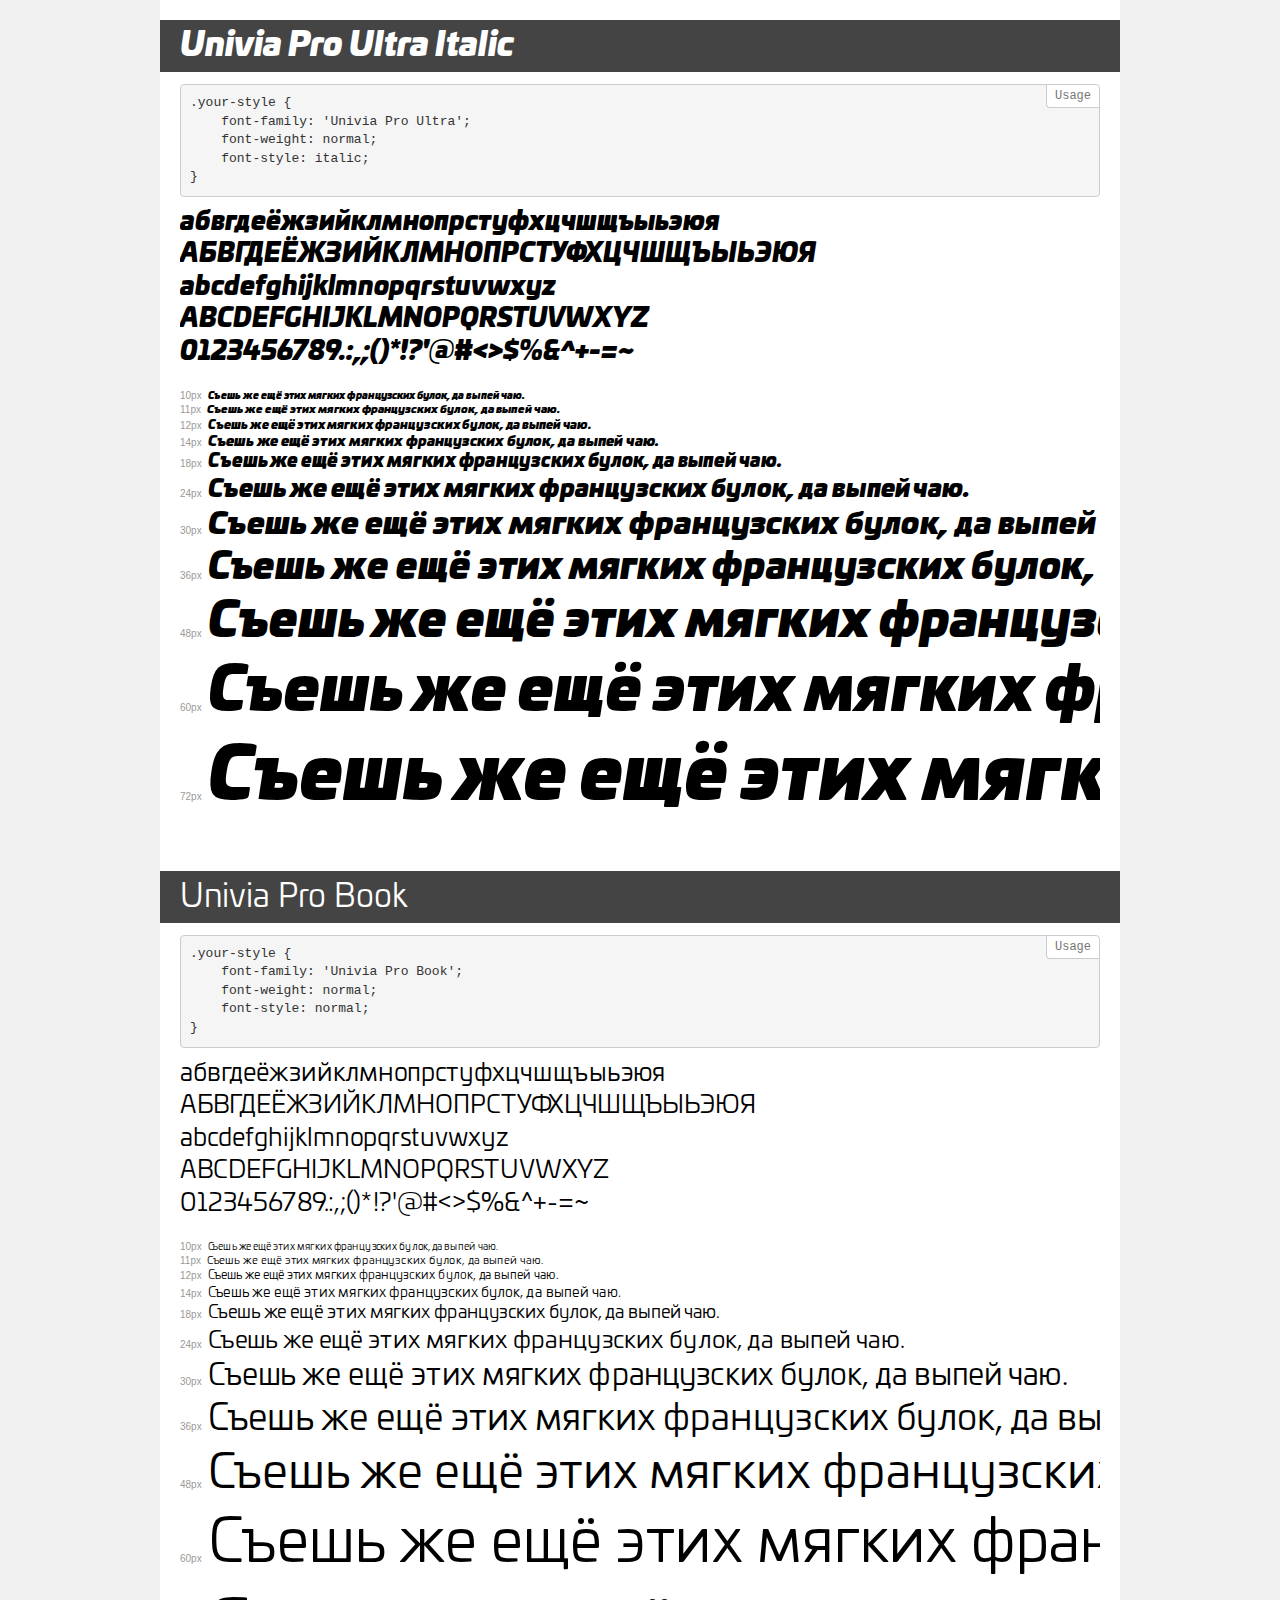
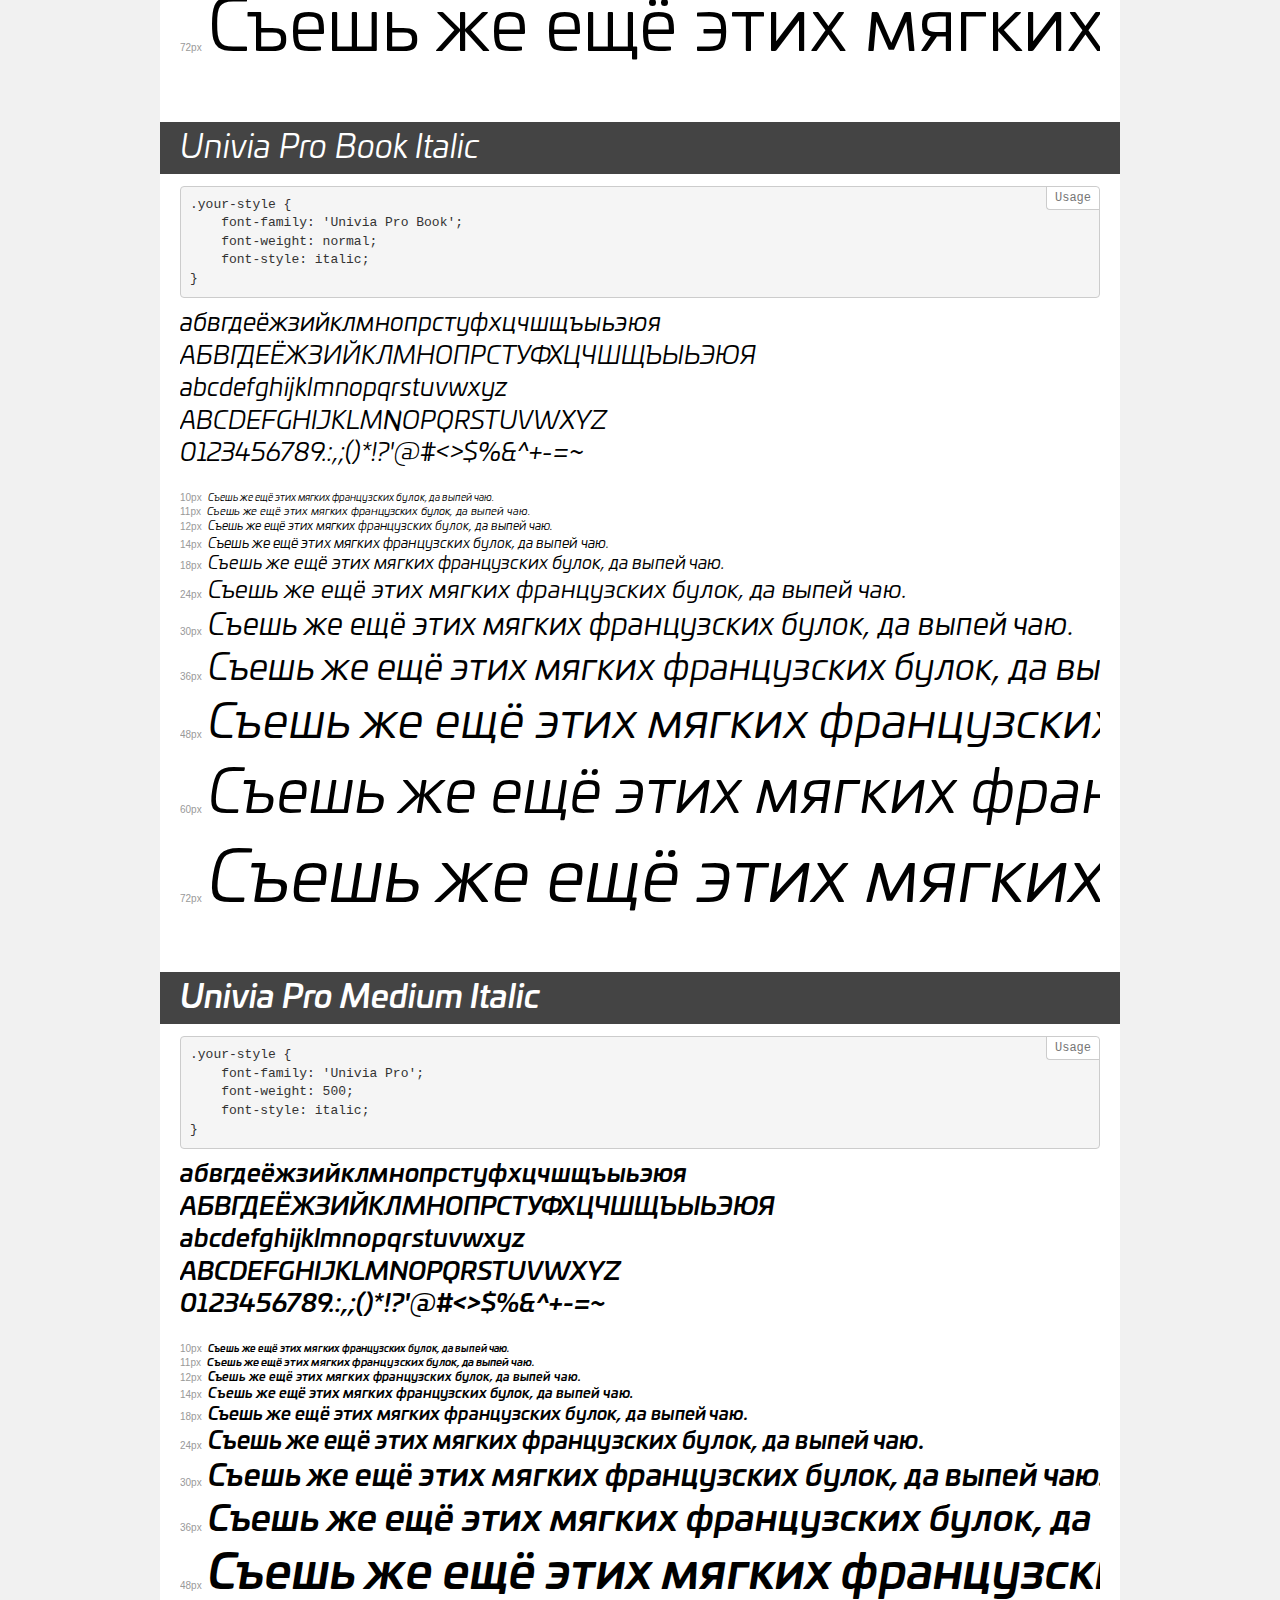
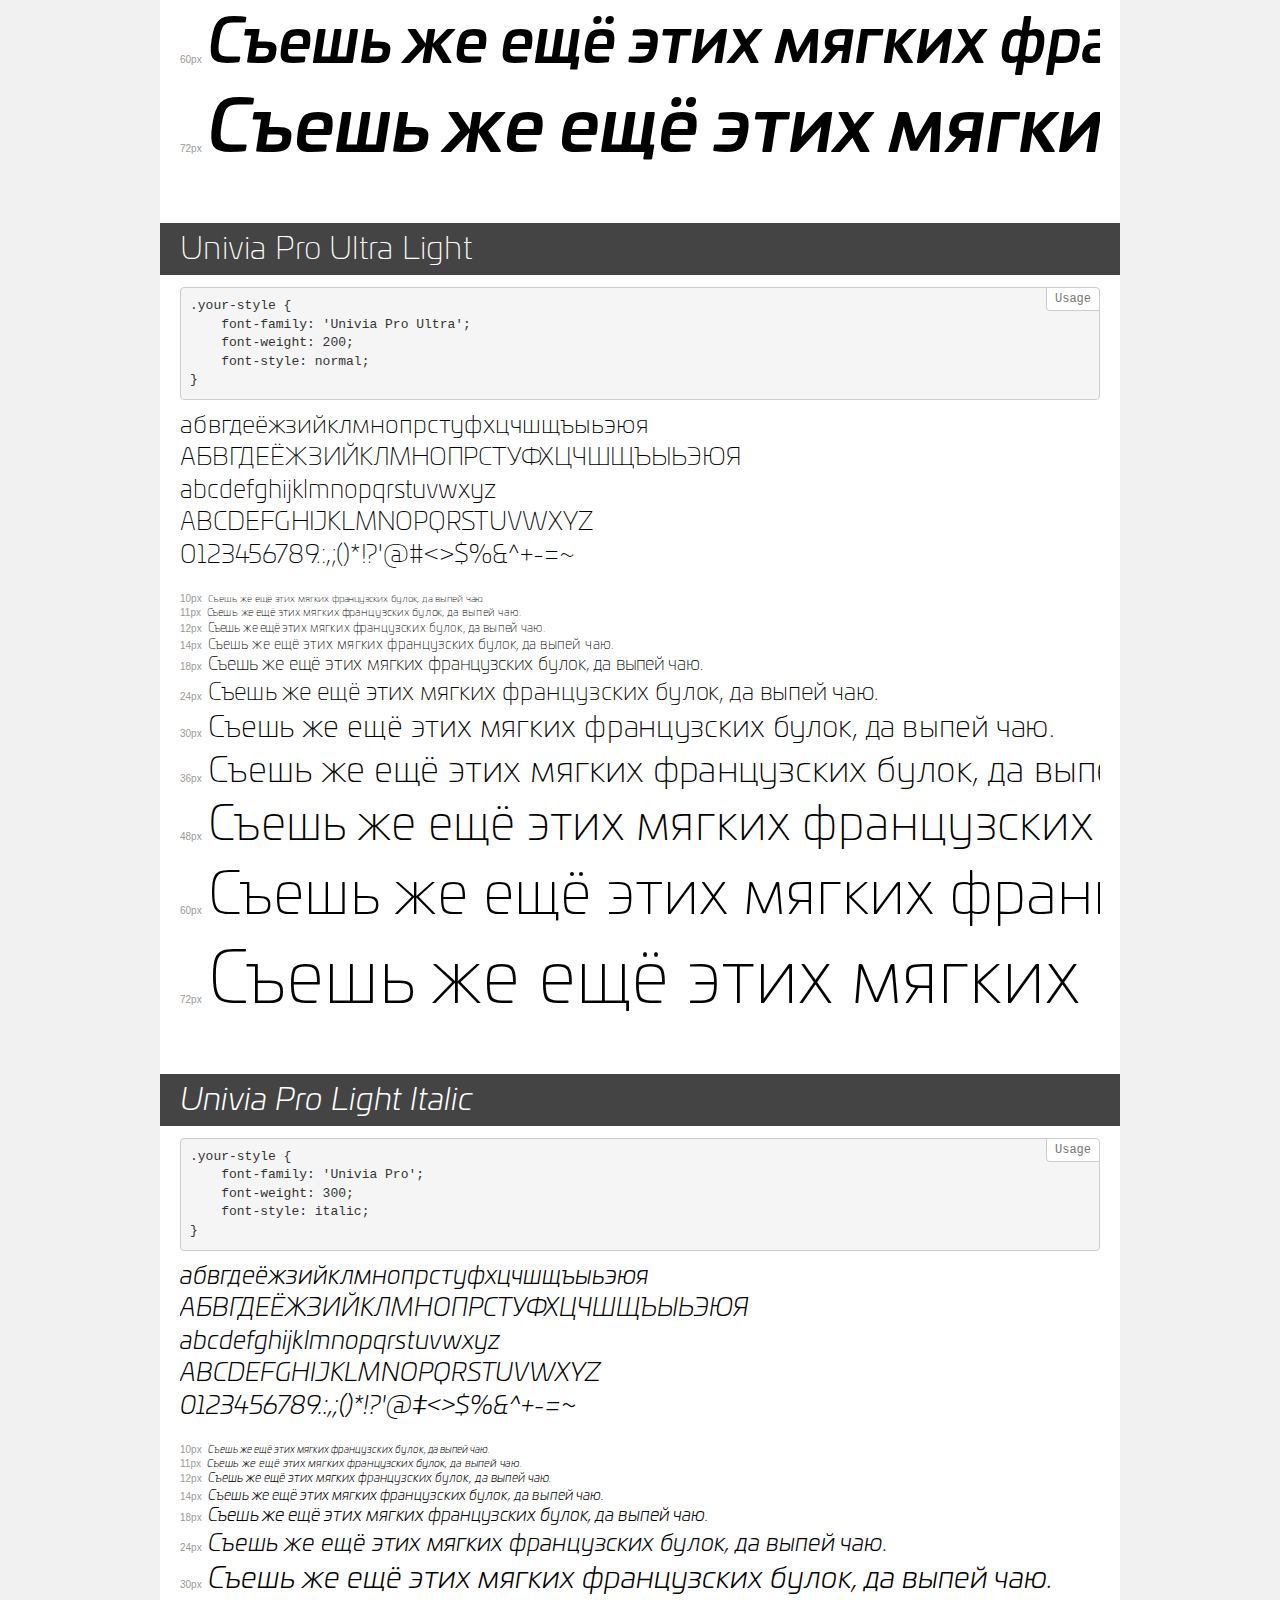
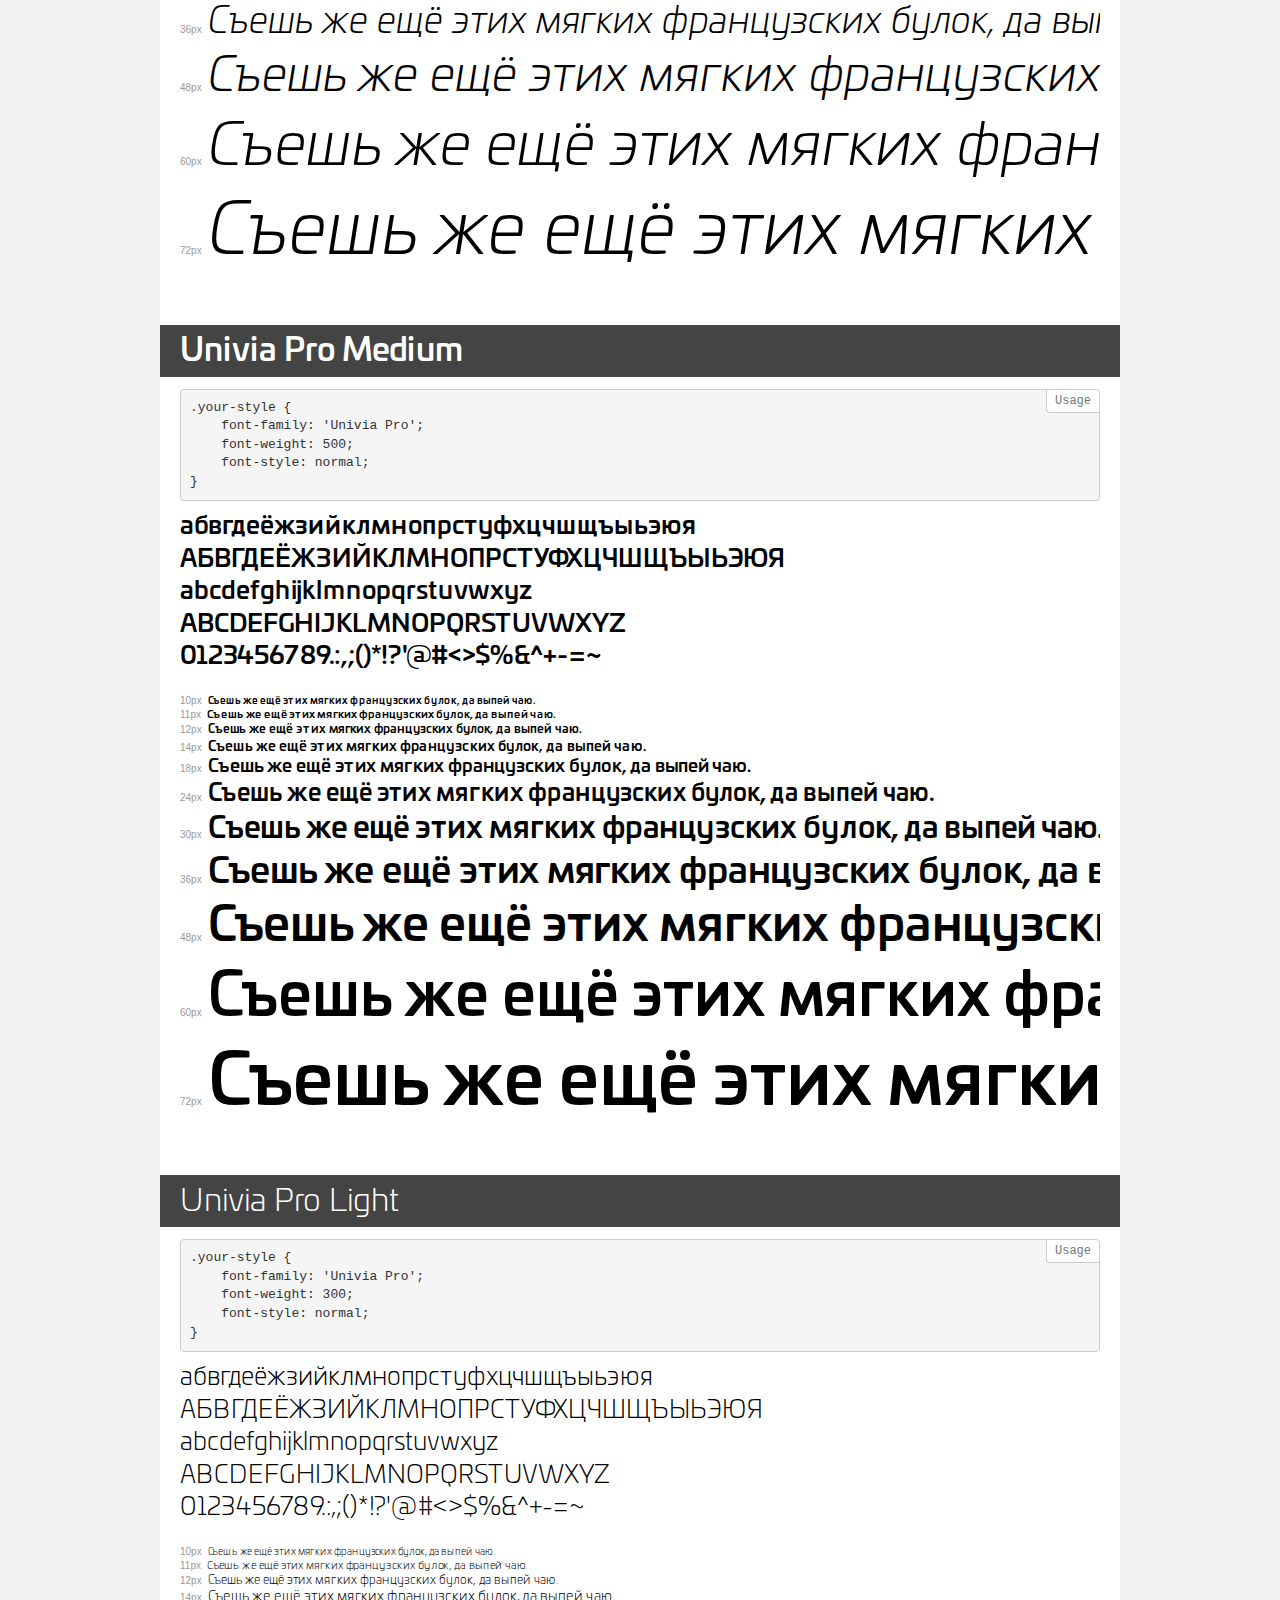
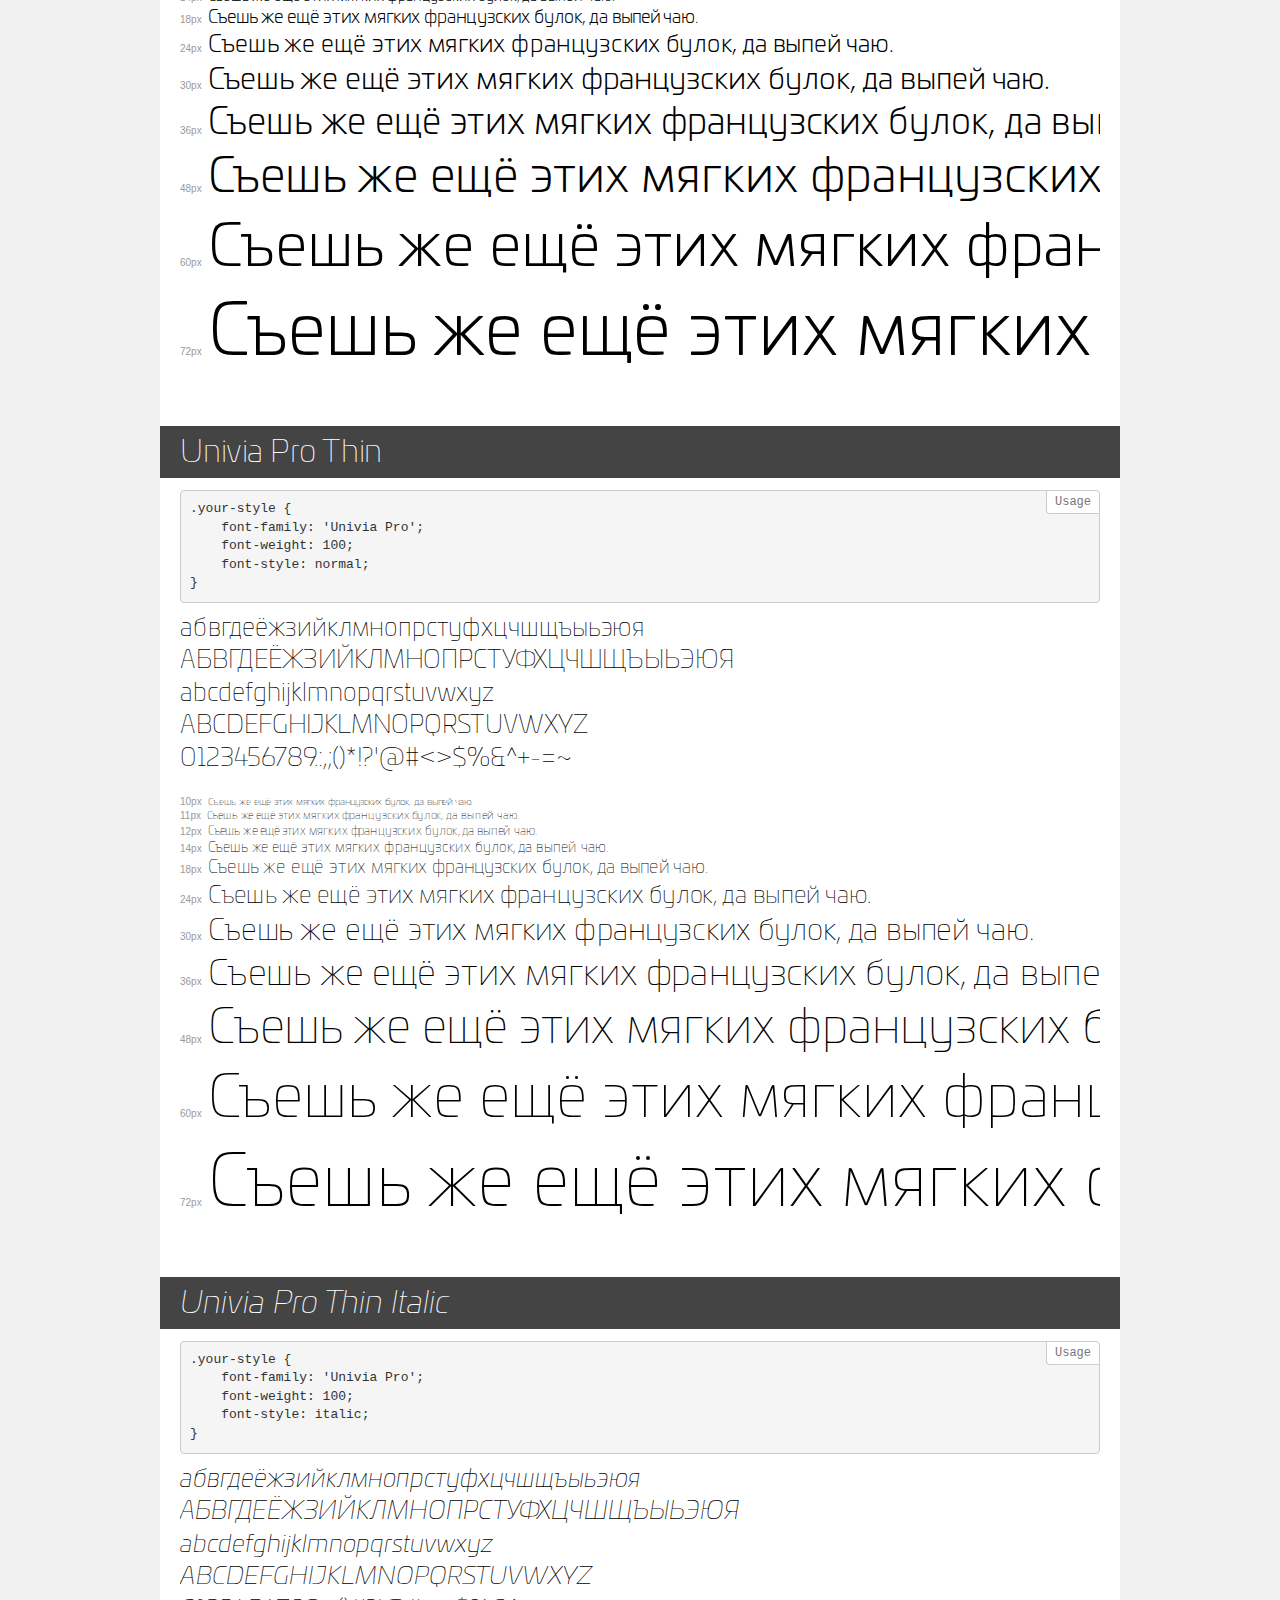
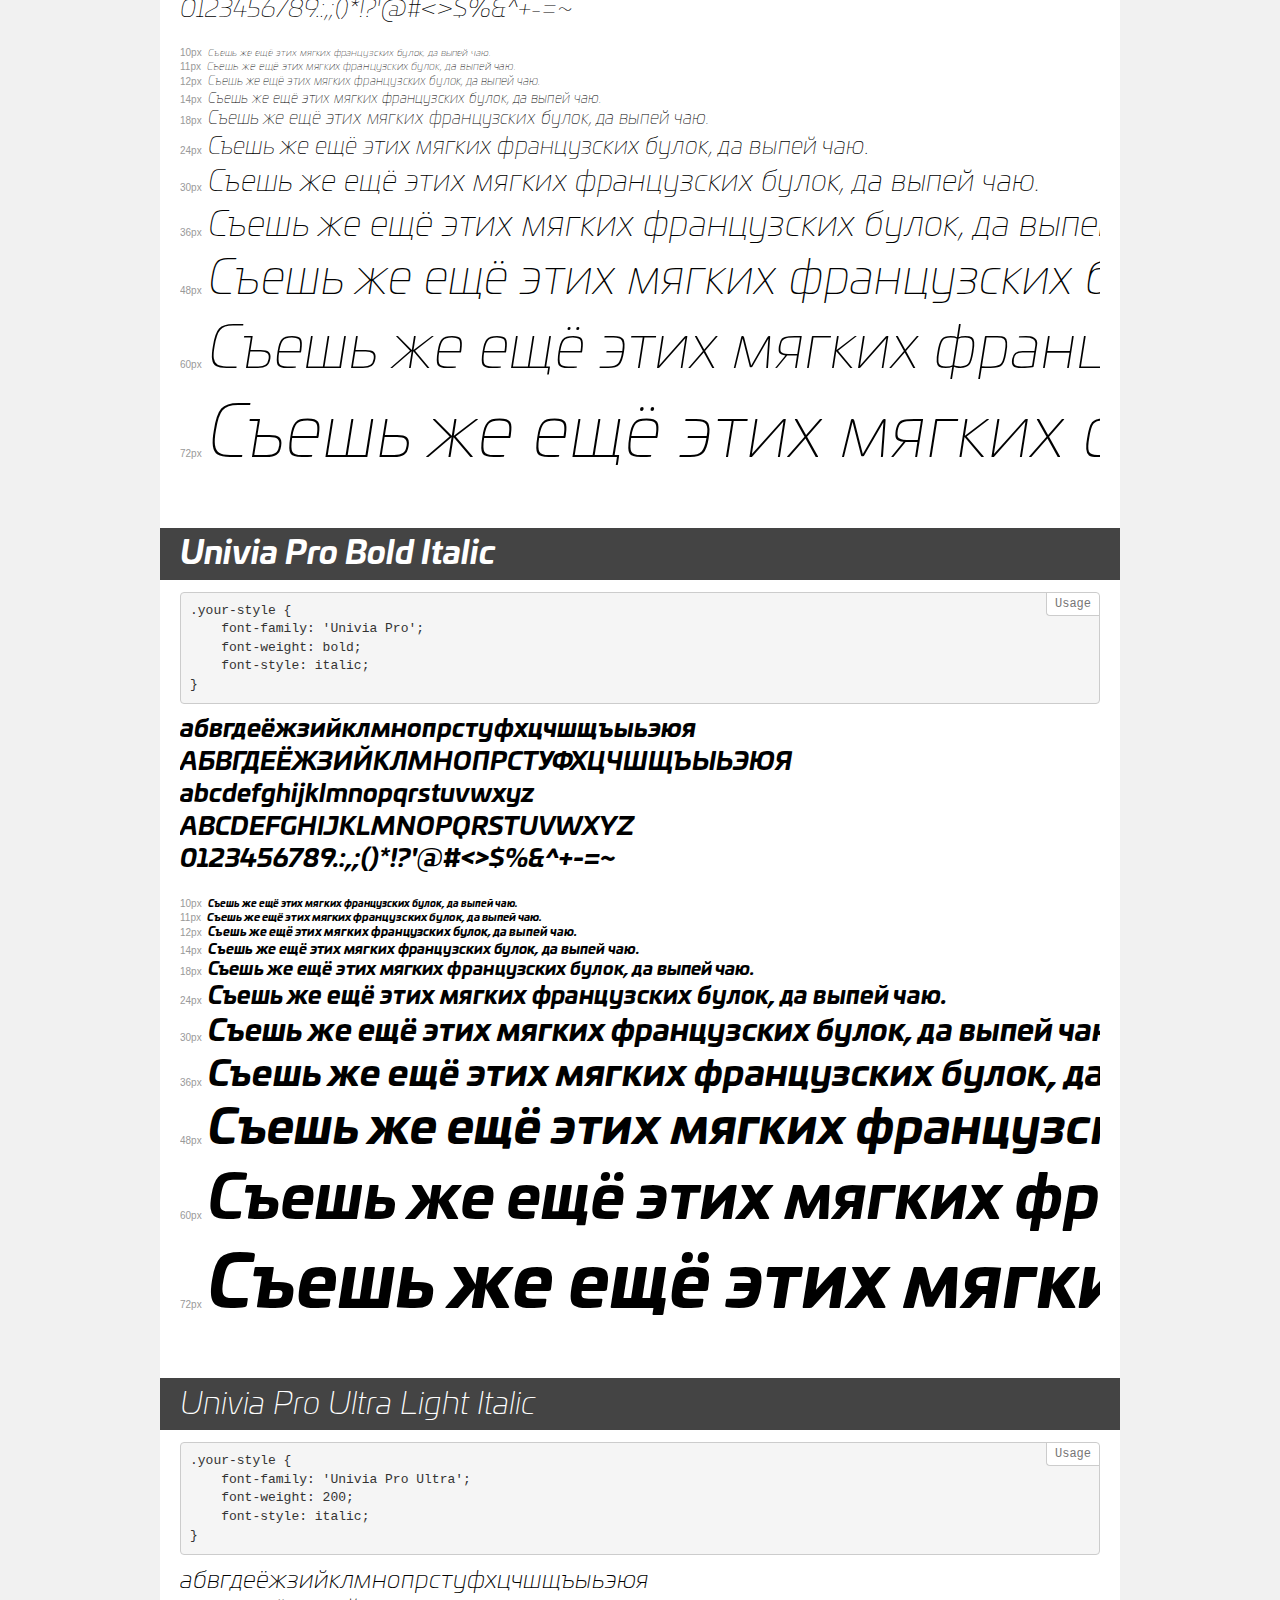
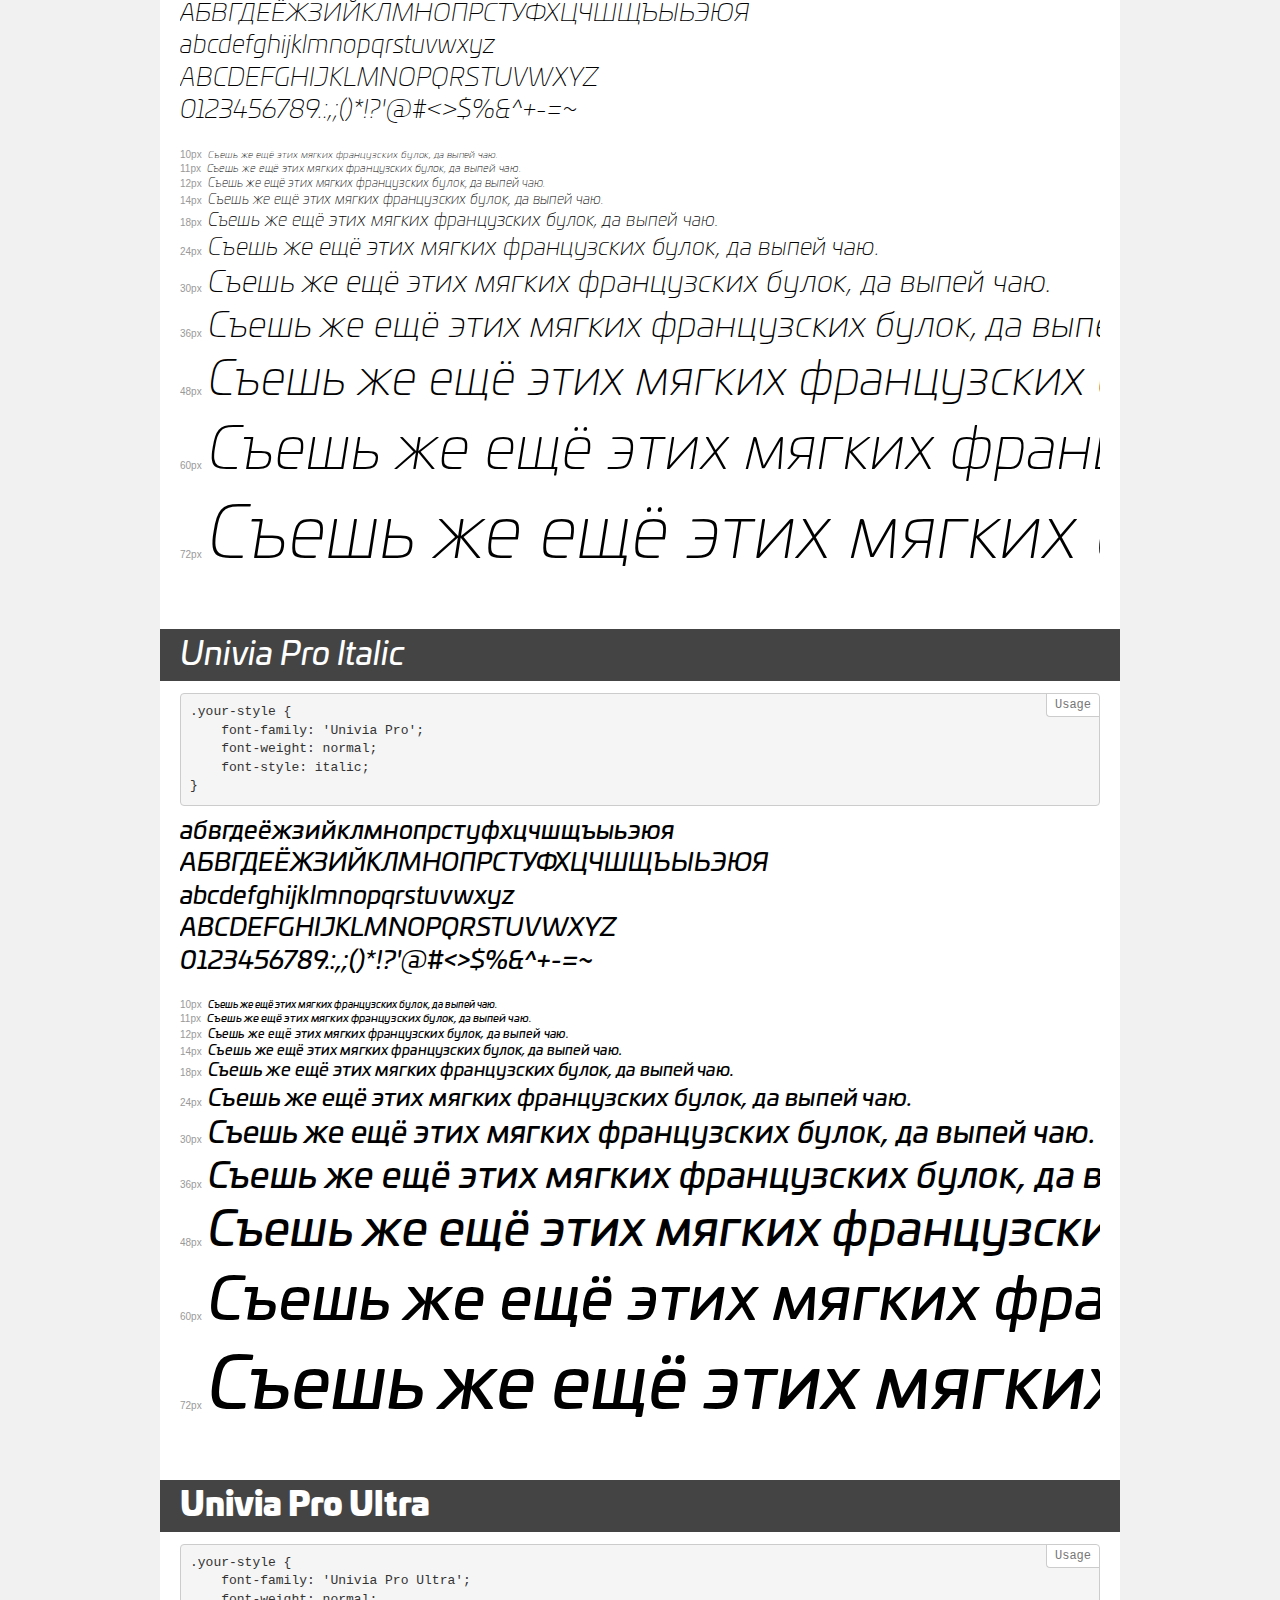
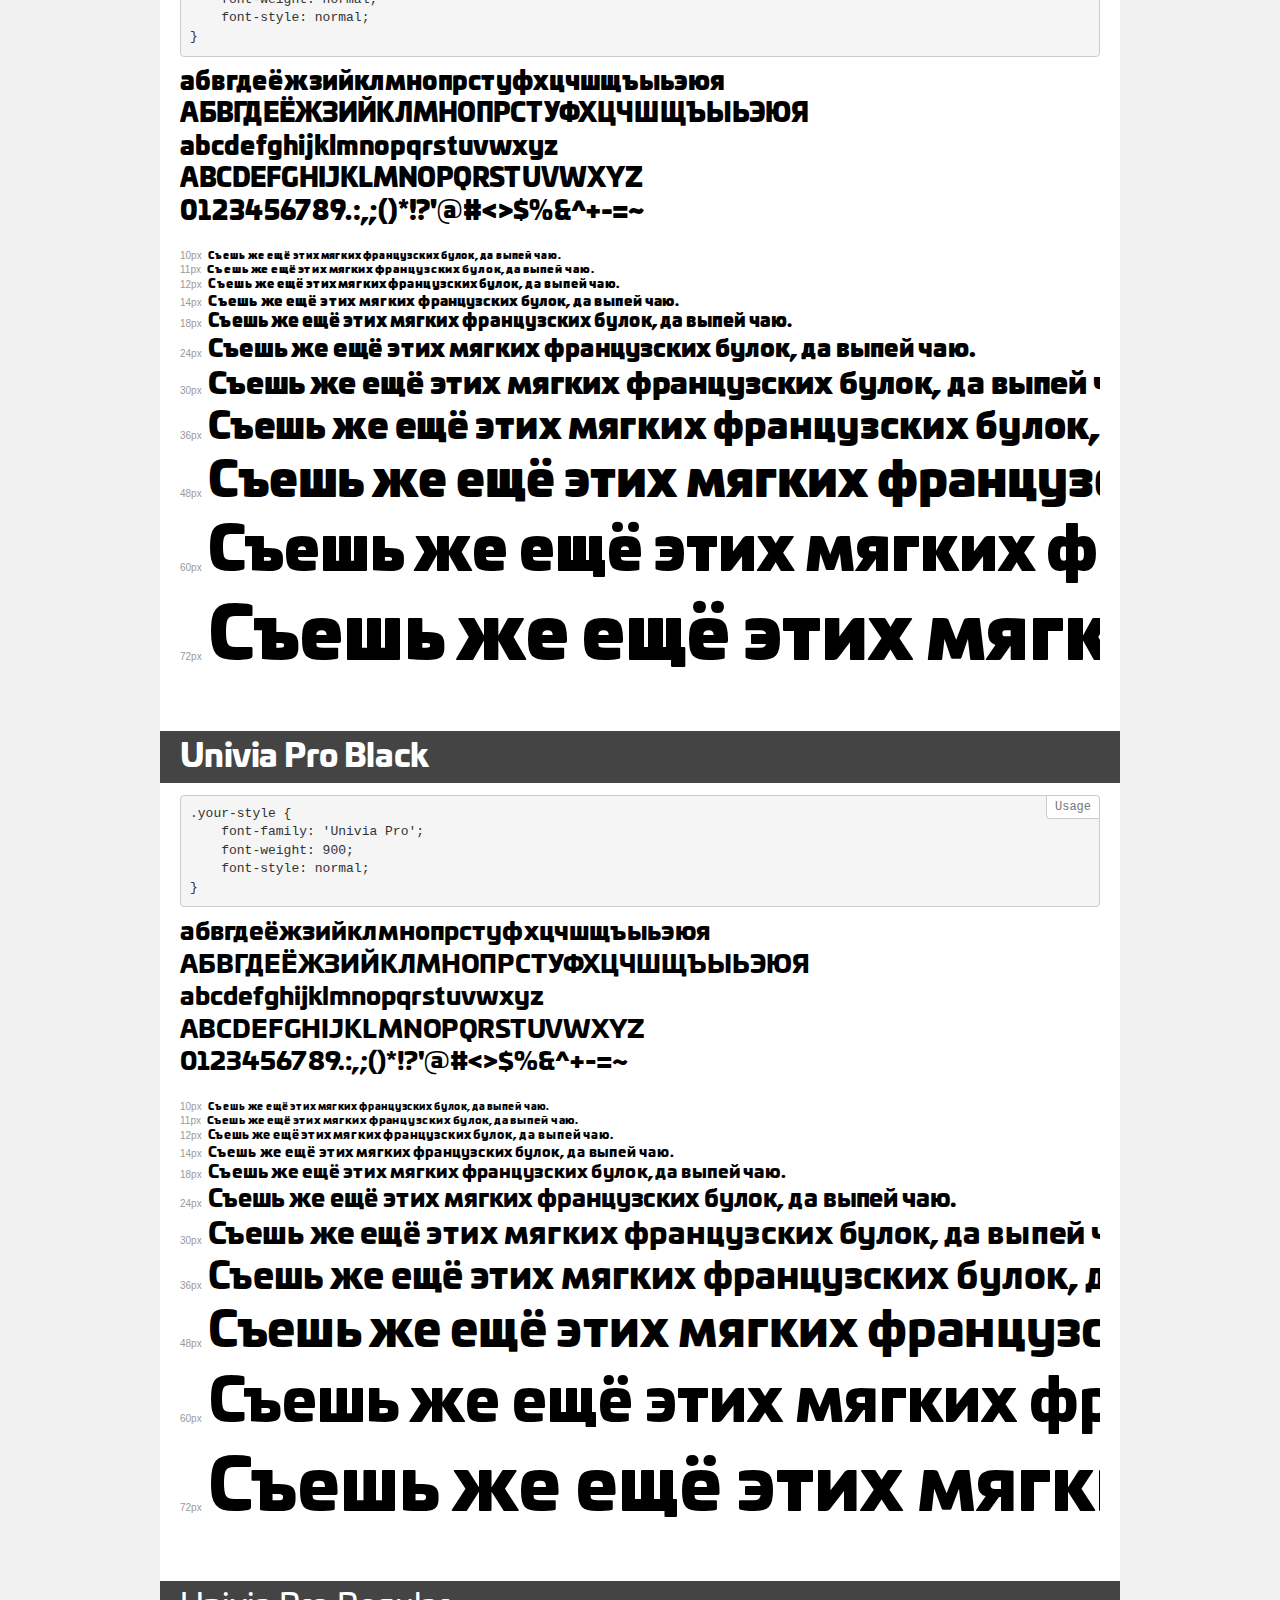
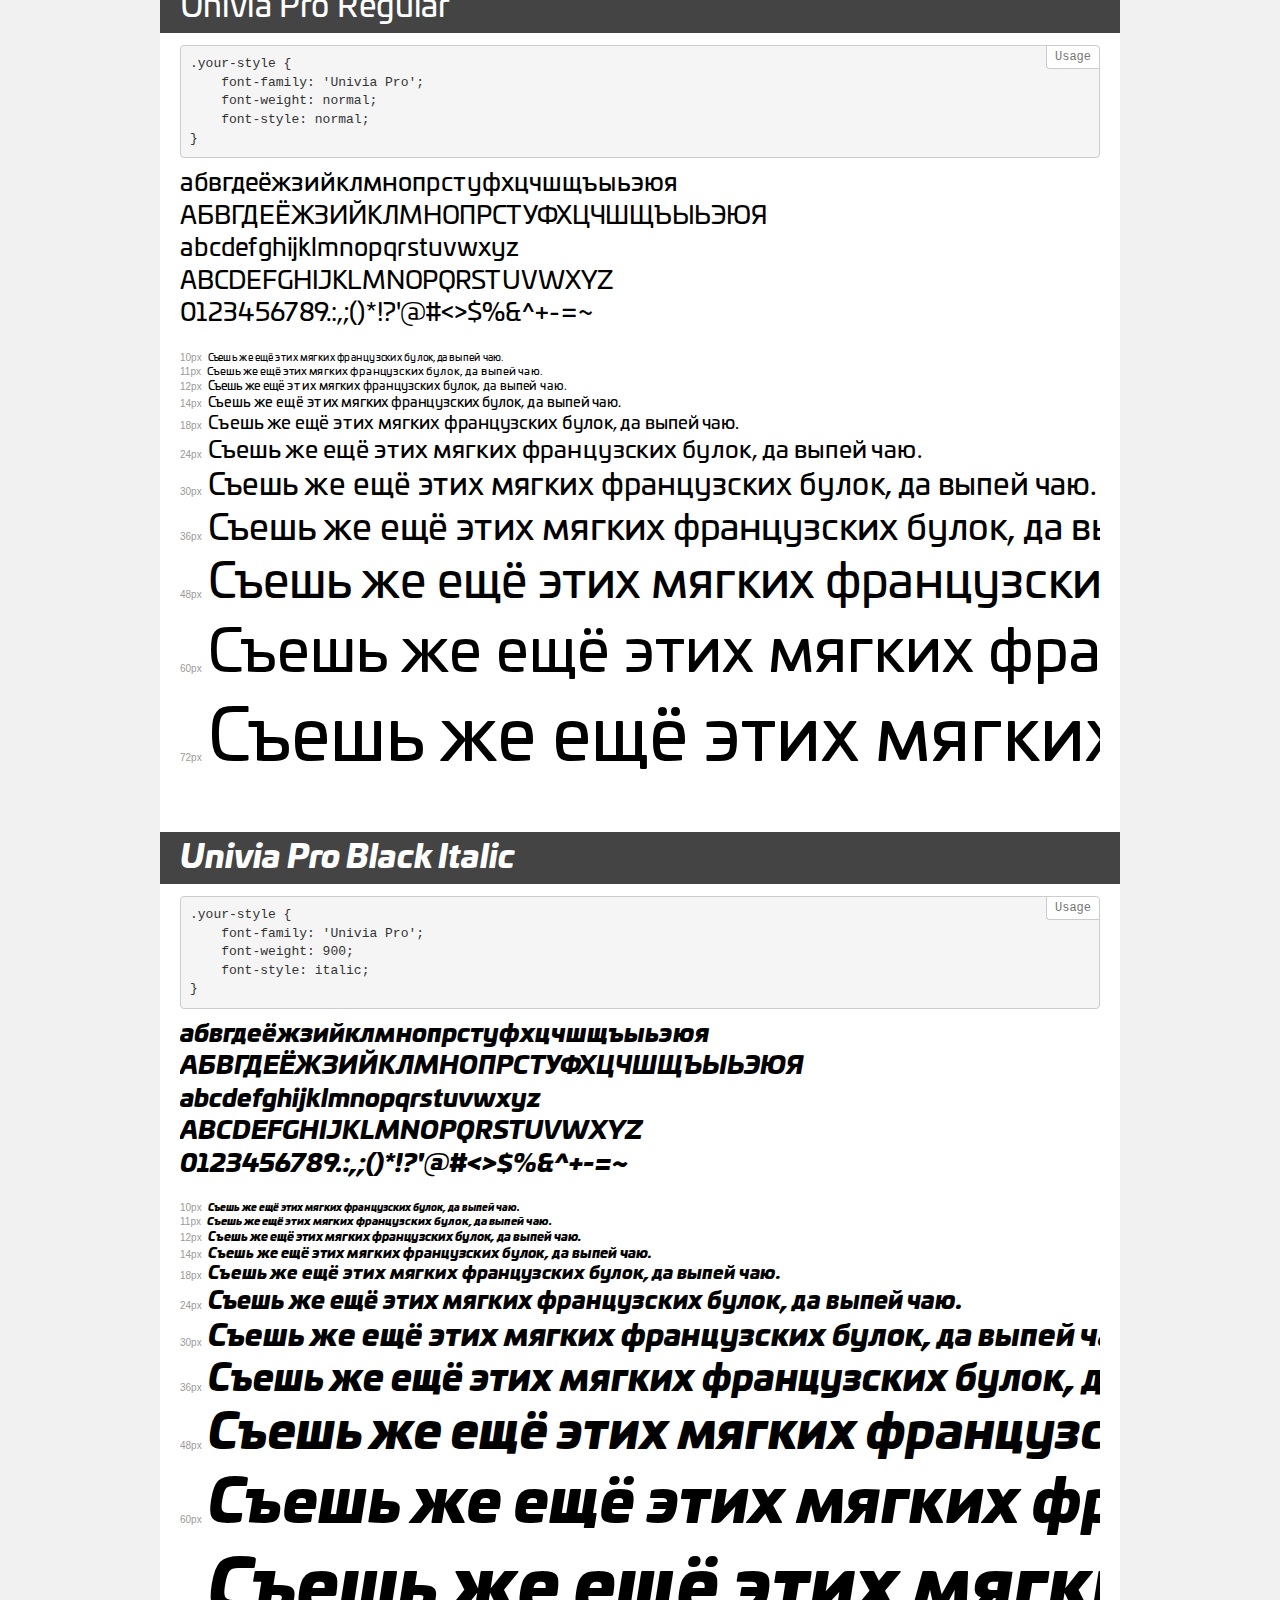
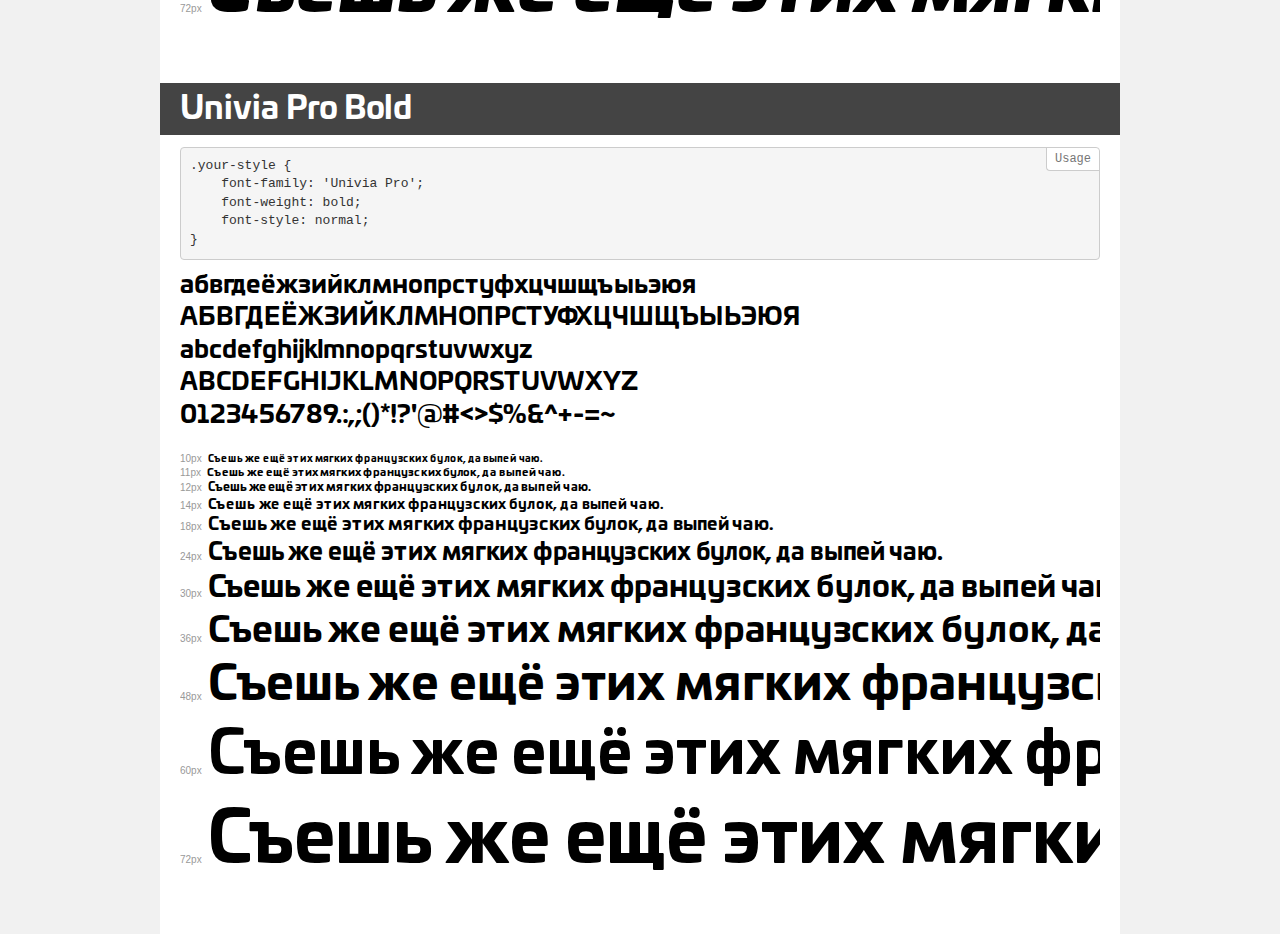
<file: fonts/demo.html>
<!DOCTYPE html>
<html>
<head>
    <meta charset="utf-8">
    <meta http-equiv="X-UA-Compatible" content="IE=edge">
    <meta name="viewport" content="width=device-width, initial-scale=1">
    <meta name="robots" content="noindex, noarchive">
    <meta name="format-detection" content="telephone=no">
    <title>Transfonter demo</title>
    <link href="stylesheet.css" rel="stylesheet">
    <style>
        /*
        http://meyerweb.com/eric/tools/css/reset/
        v2.0 | 20110126
        License: none (public domain)
        */
        html, body, div, span, applet, object, iframe,
        h1, h2, h3, h4, h5, h6, p, blockquote, pre,
        a, abbr, acronym, address, big, cite, code,
        del, dfn, em, img, ins, kbd, q, s, samp,
        small, strike, strong, sub, sup, tt, var,
        b, u, i, center,
        dl, dt, dd, ol, ul, li,
        fieldset, form, label, legend,
        table, caption, tbody, tfoot, thead, tr, th, td,
        article, aside, canvas, details, embed,
        figure, figcaption, footer, header, hgroup,
        menu, nav, output, ruby, section, summary,
        time, mark, audio, video {
            margin: 0;
            padding: 0;
            border: 0;
            font-size: 100%;
            font: inherit;
            vertical-align: baseline;
        }
        /* HTML5 display-role reset for older browsers */
        article, aside, details, figcaption, figure,
        footer, header, hgroup, menu, nav, section {
            display: block;
        }
        body {
            line-height: 1;
        }
        ol, ul {
            list-style: none;
        }
        blockquote, q {
            quotes: none;
        }
        blockquote:before, blockquote:after,
        q:before, q:after {
            content: '';
            content: none;
        }
        table {
            border-collapse: collapse;
            border-spacing: 0;
        }
        /* common styles */
        body {
            background: #f1f1f1;
            color: #000;
        }
        .page {
            background: #fff;
            width: 920px;
            margin: 0 auto;
            padding: 20px 20px 0 20px;
            overflow: hidden;
        }
        .font-container {
            overflow-x: auto;
            overflow-y: hidden;
            margin-bottom: 40px;
            line-height: 1.3;
            white-space: nowrap;
            padding-bottom: 5px;
        }
        h1 {
            position: relative;
            background: #444;
            font-size: 32px;
            color: #fff;
            padding: 10px 20px;
            margin: 0 -20px 12px -20px;
        }
        .letters {
            font-size: 25px;
            margin-bottom: 20px;
        }
        .s10:before {
            content: '10px';
        }
        .s11:before {
            content: '11px';
        }
        .s12:before {
            content: '12px';
        }
        .s14:before {
            content: '14px';
        }
        .s18:before {
            content: '18px';
        }
        .s24:before {
            content: '24px';
        }
        .s30:before {
            content: '30px';
        }
        .s36:before {
            content: '36px';
        }
        .s48:before {
            content: '48px';
        }
        .s60:before {
            content: '60px';
        }
        .s72:before {
            content: '72px';
        }
        .s10:before, .s11:before, .s12:before, .s14:before,
        .s18:before, .s24:before, .s30:before, .s36:before,
        .s48:before, .s60:before, .s72:before {
            font-family: Arial, sans-serif;
            font-size: 10px;
            font-weight: normal;
            font-style: normal;
            color: #999;
            padding-right: 6px;
        }
        pre {
            display: block;
            position: relative;
            padding: 9px;
            margin: 0 0 10px;
            font-family: Monaco, Menlo, Consolas, "Courier New", monospace !important;
            font-size: 13px;
            line-height: 1.428571429;
            color: #333;
            font-weight: normal !important;
            font-style: normal !important;
            background-color: #f5f5f5;
            border: 1px solid #ccc;
            overflow-x: auto;
            border-radius: 4px;
        }
        pre:after {
            display: block;
            position: absolute;
            right: 0;
            top: 0;
            content: 'Usage';
            line-height: 1;
            padding: 5px 8px;
            font-size: 12px;
            color: #767676;
            background-color: #fff;
            border: 1px solid #ccc;
            border-right: none;
            border-top: none;
            border-radius: 0 4px 0 4px;
            z-index: 10;
        }
        /* responsive */
        @media (max-width: 959px) {
            .page {
                width: auto;
                margin: 0;
            }
        }
    </style>
</head>
<body>
<div class="page">
    <div class="demo" style="font-family: 'Univia Pro Ultra'; font-weight: normal; font-style: italic;">
        <h1>Univia Pro Ultra Italic</h1>
        <pre>.your-style {
    font-family: 'Univia Pro Ultra';
    font-weight: normal;
    font-style: italic;
}</pre>
        <div class="font-container">
            <p class="letters">
                абвгдеёжзийклмнопрстуфхцчшщъыьэюя<br>
АБВГДЕЁЖЗИЙКЛМНОПРСТУФХЦЧШЩЪЫЬЭЮЯ<br>
abcdefghijklmnopqrstuvwxyz<br>
ABCDEFGHIJKLMNOPQRSTUVWXYZ<br>
                0123456789.:,;()*!?'@#<>$%&^+-=~
            </p>
            <p class="s10" style="font-size: 10px;">Съешь же ещё этих мягких французских булок, да выпей чаю.</p>
            <p class="s11" style="font-size: 11px;">Съешь же ещё этих мягких французских булок, да выпей чаю.</p>
            <p class="s12" style="font-size: 12px;">Съешь же ещё этих мягких французских булок, да выпей чаю.</p>
            <p class="s14" style="font-size: 14px;">Съешь же ещё этих мягких французских булок, да выпей чаю.</p>
            <p class="s18" style="font-size: 18px;">Съешь же ещё этих мягких французских булок, да выпей чаю.</p>
            <p class="s24" style="font-size: 24px;">Съешь же ещё этих мягких французских булок, да выпей чаю.</p>
            <p class="s30" style="font-size: 30px;">Съешь же ещё этих мягких французских булок, да выпей чаю.</p>
            <p class="s36" style="font-size: 36px;">Съешь же ещё этих мягких французских булок, да выпей чаю.</p>
            <p class="s48" style="font-size: 48px;">Съешь же ещё этих мягких французских булок, да выпей чаю.</p>
            <p class="s60" style="font-size: 60px;">Съешь же ещё этих мягких французских булок, да выпей чаю.</p>
            <p class="s72" style="font-size: 72px;">Съешь же ещё этих мягких французских булок, да выпей чаю.</p>
        </div>
    </div>
    <div class="demo" style="font-family: 'Univia Pro Book'; font-weight: normal; font-style: normal;">
        <h1>Univia Pro Book</h1>
        <pre>.your-style {
    font-family: 'Univia Pro Book';
    font-weight: normal;
    font-style: normal;
}</pre>
        <div class="font-container">
            <p class="letters">
                абвгдеёжзийклмнопрстуфхцчшщъыьэюя<br>
АБВГДЕЁЖЗИЙКЛМНОПРСТУФХЦЧШЩЪЫЬЭЮЯ<br>
abcdefghijklmnopqrstuvwxyz<br>
ABCDEFGHIJKLMNOPQRSTUVWXYZ<br>
                0123456789.:,;()*!?'@#<>$%&^+-=~
            </p>
            <p class="s10" style="font-size: 10px;">Съешь же ещё этих мягких французских булок, да выпей чаю.</p>
            <p class="s11" style="font-size: 11px;">Съешь же ещё этих мягких французских булок, да выпей чаю.</p>
            <p class="s12" style="font-size: 12px;">Съешь же ещё этих мягких французских булок, да выпей чаю.</p>
            <p class="s14" style="font-size: 14px;">Съешь же ещё этих мягких французских булок, да выпей чаю.</p>
            <p class="s18" style="font-size: 18px;">Съешь же ещё этих мягких французских булок, да выпей чаю.</p>
            <p class="s24" style="font-size: 24px;">Съешь же ещё этих мягких французских булок, да выпей чаю.</p>
            <p class="s30" style="font-size: 30px;">Съешь же ещё этих мягких французских булок, да выпей чаю.</p>
            <p class="s36" style="font-size: 36px;">Съешь же ещё этих мягких французских булок, да выпей чаю.</p>
            <p class="s48" style="font-size: 48px;">Съешь же ещё этих мягких французских булок, да выпей чаю.</p>
            <p class="s60" style="font-size: 60px;">Съешь же ещё этих мягких французских булок, да выпей чаю.</p>
            <p class="s72" style="font-size: 72px;">Съешь же ещё этих мягких французских булок, да выпей чаю.</p>
        </div>
    </div>
    <div class="demo" style="font-family: 'Univia Pro Book'; font-weight: normal; font-style: italic;">
        <h1>Univia Pro Book Italic</h1>
        <pre>.your-style {
    font-family: 'Univia Pro Book';
    font-weight: normal;
    font-style: italic;
}</pre>
        <div class="font-container">
            <p class="letters">
                абвгдеёжзийклмнопрстуфхцчшщъыьэюя<br>
АБВГДЕЁЖЗИЙКЛМНОПРСТУФХЦЧШЩЪЫЬЭЮЯ<br>
abcdefghijklmnopqrstuvwxyz<br>
ABCDEFGHIJKLMNOPQRSTUVWXYZ<br>
                0123456789.:,;()*!?'@#<>$%&^+-=~
            </p>
            <p class="s10" style="font-size: 10px;">Съешь же ещё этих мягких французских булок, да выпей чаю.</p>
            <p class="s11" style="font-size: 11px;">Съешь же ещё этих мягких французских булок, да выпей чаю.</p>
            <p class="s12" style="font-size: 12px;">Съешь же ещё этих мягких французских булок, да выпей чаю.</p>
            <p class="s14" style="font-size: 14px;">Съешь же ещё этих мягких французских булок, да выпей чаю.</p>
            <p class="s18" style="font-size: 18px;">Съешь же ещё этих мягких французских булок, да выпей чаю.</p>
            <p class="s24" style="font-size: 24px;">Съешь же ещё этих мягких французских булок, да выпей чаю.</p>
            <p class="s30" style="font-size: 30px;">Съешь же ещё этих мягких французских булок, да выпей чаю.</p>
            <p class="s36" style="font-size: 36px;">Съешь же ещё этих мягких французских булок, да выпей чаю.</p>
            <p class="s48" style="font-size: 48px;">Съешь же ещё этих мягких французских булок, да выпей чаю.</p>
            <p class="s60" style="font-size: 60px;">Съешь же ещё этих мягких французских булок, да выпей чаю.</p>
            <p class="s72" style="font-size: 72px;">Съешь же ещё этих мягких французских булок, да выпей чаю.</p>
        </div>
    </div>
    <div class="demo" style="font-family: 'Univia Pro'; font-weight: 500; font-style: italic;">
        <h1>Univia Pro Medium Italic</h1>
        <pre>.your-style {
    font-family: 'Univia Pro';
    font-weight: 500;
    font-style: italic;
}</pre>
        <div class="font-container">
            <p class="letters">
                абвгдеёжзийклмнопрстуфхцчшщъыьэюя<br>
АБВГДЕЁЖЗИЙКЛМНОПРСТУФХЦЧШЩЪЫЬЭЮЯ<br>
abcdefghijklmnopqrstuvwxyz<br>
ABCDEFGHIJKLMNOPQRSTUVWXYZ<br>
                0123456789.:,;()*!?'@#<>$%&^+-=~
            </p>
            <p class="s10" style="font-size: 10px;">Съешь же ещё этих мягких французских булок, да выпей чаю.</p>
            <p class="s11" style="font-size: 11px;">Съешь же ещё этих мягких французских булок, да выпей чаю.</p>
            <p class="s12" style="font-size: 12px;">Съешь же ещё этих мягких французских булок, да выпей чаю.</p>
            <p class="s14" style="font-size: 14px;">Съешь же ещё этих мягких французских булок, да выпей чаю.</p>
            <p class="s18" style="font-size: 18px;">Съешь же ещё этих мягких французских булок, да выпей чаю.</p>
            <p class="s24" style="font-size: 24px;">Съешь же ещё этих мягких французских булок, да выпей чаю.</p>
            <p class="s30" style="font-size: 30px;">Съешь же ещё этих мягких французских булок, да выпей чаю.</p>
            <p class="s36" style="font-size: 36px;">Съешь же ещё этих мягких французских булок, да выпей чаю.</p>
            <p class="s48" style="font-size: 48px;">Съешь же ещё этих мягких французских булок, да выпей чаю.</p>
            <p class="s60" style="font-size: 60px;">Съешь же ещё этих мягких французских булок, да выпей чаю.</p>
            <p class="s72" style="font-size: 72px;">Съешь же ещё этих мягких французских булок, да выпей чаю.</p>
        </div>
    </div>
    <div class="demo" style="font-family: 'Univia Pro Ultra'; font-weight: 200; font-style: normal;">
        <h1>Univia Pro Ultra Light</h1>
        <pre>.your-style {
    font-family: 'Univia Pro Ultra';
    font-weight: 200;
    font-style: normal;
}</pre>
        <div class="font-container">
            <p class="letters">
                абвгдеёжзийклмнопрстуфхцчшщъыьэюя<br>
АБВГДЕЁЖЗИЙКЛМНОПРСТУФХЦЧШЩЪЫЬЭЮЯ<br>
abcdefghijklmnopqrstuvwxyz<br>
ABCDEFGHIJKLMNOPQRSTUVWXYZ<br>
                0123456789.:,;()*!?'@#<>$%&^+-=~
            </p>
            <p class="s10" style="font-size: 10px;">Съешь же ещё этих мягких французских булок, да выпей чаю.</p>
            <p class="s11" style="font-size: 11px;">Съешь же ещё этих мягких французских булок, да выпей чаю.</p>
            <p class="s12" style="font-size: 12px;">Съешь же ещё этих мягких французских булок, да выпей чаю.</p>
            <p class="s14" style="font-size: 14px;">Съешь же ещё этих мягких французских булок, да выпей чаю.</p>
            <p class="s18" style="font-size: 18px;">Съешь же ещё этих мягких французских булок, да выпей чаю.</p>
            <p class="s24" style="font-size: 24px;">Съешь же ещё этих мягких французских булок, да выпей чаю.</p>
            <p class="s30" style="font-size: 30px;">Съешь же ещё этих мягких французских булок, да выпей чаю.</p>
            <p class="s36" style="font-size: 36px;">Съешь же ещё этих мягких французских булок, да выпей чаю.</p>
            <p class="s48" style="font-size: 48px;">Съешь же ещё этих мягких французских булок, да выпей чаю.</p>
            <p class="s60" style="font-size: 60px;">Съешь же ещё этих мягких французских булок, да выпей чаю.</p>
            <p class="s72" style="font-size: 72px;">Съешь же ещё этих мягких французских булок, да выпей чаю.</p>
        </div>
    </div>
    <div class="demo" style="font-family: 'Univia Pro'; font-weight: 300; font-style: italic;">
        <h1>Univia Pro Light Italic</h1>
        <pre>.your-style {
    font-family: 'Univia Pro';
    font-weight: 300;
    font-style: italic;
}</pre>
        <div class="font-container">
            <p class="letters">
                абвгдеёжзийклмнопрстуфхцчшщъыьэюя<br>
АБВГДЕЁЖЗИЙКЛМНОПРСТУФХЦЧШЩЪЫЬЭЮЯ<br>
abcdefghijklmnopqrstuvwxyz<br>
ABCDEFGHIJKLMNOPQRSTUVWXYZ<br>
                0123456789.:,;()*!?'@#<>$%&^+-=~
            </p>
            <p class="s10" style="font-size: 10px;">Съешь же ещё этих мягких французских булок, да выпей чаю.</p>
            <p class="s11" style="font-size: 11px;">Съешь же ещё этих мягких французских булок, да выпей чаю.</p>
            <p class="s12" style="font-size: 12px;">Съешь же ещё этих мягких французских булок, да выпей чаю.</p>
            <p class="s14" style="font-size: 14px;">Съешь же ещё этих мягких французских булок, да выпей чаю.</p>
            <p class="s18" style="font-size: 18px;">Съешь же ещё этих мягких французских булок, да выпей чаю.</p>
            <p class="s24" style="font-size: 24px;">Съешь же ещё этих мягких французских булок, да выпей чаю.</p>
            <p class="s30" style="font-size: 30px;">Съешь же ещё этих мягких французских булок, да выпей чаю.</p>
            <p class="s36" style="font-size: 36px;">Съешь же ещё этих мягких французских булок, да выпей чаю.</p>
            <p class="s48" style="font-size: 48px;">Съешь же ещё этих мягких французских булок, да выпей чаю.</p>
            <p class="s60" style="font-size: 60px;">Съешь же ещё этих мягких французских булок, да выпей чаю.</p>
            <p class="s72" style="font-size: 72px;">Съешь же ещё этих мягких французских булок, да выпей чаю.</p>
        </div>
    </div>
    <div class="demo" style="font-family: 'Univia Pro'; font-weight: 500; font-style: normal;">
        <h1>Univia Pro Medium</h1>
        <pre>.your-style {
    font-family: 'Univia Pro';
    font-weight: 500;
    font-style: normal;
}</pre>
        <div class="font-container">
            <p class="letters">
                абвгдеёжзийклмнопрстуфхцчшщъыьэюя<br>
АБВГДЕЁЖЗИЙКЛМНОПРСТУФХЦЧШЩЪЫЬЭЮЯ<br>
abcdefghijklmnopqrstuvwxyz<br>
ABCDEFGHIJKLMNOPQRSTUVWXYZ<br>
                0123456789.:,;()*!?'@#<>$%&^+-=~
            </p>
            <p class="s10" style="font-size: 10px;">Съешь же ещё этих мягких французских булок, да выпей чаю.</p>
            <p class="s11" style="font-size: 11px;">Съешь же ещё этих мягких французских булок, да выпей чаю.</p>
            <p class="s12" style="font-size: 12px;">Съешь же ещё этих мягких французских булок, да выпей чаю.</p>
            <p class="s14" style="font-size: 14px;">Съешь же ещё этих мягких французских булок, да выпей чаю.</p>
            <p class="s18" style="font-size: 18px;">Съешь же ещё этих мягких французских булок, да выпей чаю.</p>
            <p class="s24" style="font-size: 24px;">Съешь же ещё этих мягких французских булок, да выпей чаю.</p>
            <p class="s30" style="font-size: 30px;">Съешь же ещё этих мягких французских булок, да выпей чаю.</p>
            <p class="s36" style="font-size: 36px;">Съешь же ещё этих мягких французских булок, да выпей чаю.</p>
            <p class="s48" style="font-size: 48px;">Съешь же ещё этих мягких французских булок, да выпей чаю.</p>
            <p class="s60" style="font-size: 60px;">Съешь же ещё этих мягких французских булок, да выпей чаю.</p>
            <p class="s72" style="font-size: 72px;">Съешь же ещё этих мягких французских булок, да выпей чаю.</p>
        </div>
    </div>
    <div class="demo" style="font-family: 'Univia Pro'; font-weight: 300; font-style: normal;">
        <h1>Univia Pro Light</h1>
        <pre>.your-style {
    font-family: 'Univia Pro';
    font-weight: 300;
    font-style: normal;
}</pre>
        <div class="font-container">
            <p class="letters">
                абвгдеёжзийклмнопрстуфхцчшщъыьэюя<br>
АБВГДЕЁЖЗИЙКЛМНОПРСТУФХЦЧШЩЪЫЬЭЮЯ<br>
abcdefghijklmnopqrstuvwxyz<br>
ABCDEFGHIJKLMNOPQRSTUVWXYZ<br>
                0123456789.:,;()*!?'@#<>$%&^+-=~
            </p>
            <p class="s10" style="font-size: 10px;">Съешь же ещё этих мягких французских булок, да выпей чаю.</p>
            <p class="s11" style="font-size: 11px;">Съешь же ещё этих мягких французских булок, да выпей чаю.</p>
            <p class="s12" style="font-size: 12px;">Съешь же ещё этих мягких французских булок, да выпей чаю.</p>
            <p class="s14" style="font-size: 14px;">Съешь же ещё этих мягких французских булок, да выпей чаю.</p>
            <p class="s18" style="font-size: 18px;">Съешь же ещё этих мягких французских булок, да выпей чаю.</p>
            <p class="s24" style="font-size: 24px;">Съешь же ещё этих мягких французских булок, да выпей чаю.</p>
            <p class="s30" style="font-size: 30px;">Съешь же ещё этих мягких французских булок, да выпей чаю.</p>
            <p class="s36" style="font-size: 36px;">Съешь же ещё этих мягких французских булок, да выпей чаю.</p>
            <p class="s48" style="font-size: 48px;">Съешь же ещё этих мягких французских булок, да выпей чаю.</p>
            <p class="s60" style="font-size: 60px;">Съешь же ещё этих мягких французских булок, да выпей чаю.</p>
            <p class="s72" style="font-size: 72px;">Съешь же ещё этих мягких французских булок, да выпей чаю.</p>
        </div>
    </div>
    <div class="demo" style="font-family: 'Univia Pro'; font-weight: 100; font-style: normal;">
        <h1>Univia Pro Thin</h1>
        <pre>.your-style {
    font-family: 'Univia Pro';
    font-weight: 100;
    font-style: normal;
}</pre>
        <div class="font-container">
            <p class="letters">
                абвгдеёжзийклмнопрстуфхцчшщъыьэюя<br>
АБВГДЕЁЖЗИЙКЛМНОПРСТУФХЦЧШЩЪЫЬЭЮЯ<br>
abcdefghijklmnopqrstuvwxyz<br>
ABCDEFGHIJKLMNOPQRSTUVWXYZ<br>
                0123456789.:,;()*!?'@#<>$%&^+-=~
            </p>
            <p class="s10" style="font-size: 10px;">Съешь же ещё этих мягких французских булок, да выпей чаю.</p>
            <p class="s11" style="font-size: 11px;">Съешь же ещё этих мягких французских булок, да выпей чаю.</p>
            <p class="s12" style="font-size: 12px;">Съешь же ещё этих мягких французских булок, да выпей чаю.</p>
            <p class="s14" style="font-size: 14px;">Съешь же ещё этих мягких французских булок, да выпей чаю.</p>
            <p class="s18" style="font-size: 18px;">Съешь же ещё этих мягких французских булок, да выпей чаю.</p>
            <p class="s24" style="font-size: 24px;">Съешь же ещё этих мягких французских булок, да выпей чаю.</p>
            <p class="s30" style="font-size: 30px;">Съешь же ещё этих мягких французских булок, да выпей чаю.</p>
            <p class="s36" style="font-size: 36px;">Съешь же ещё этих мягких французских булок, да выпей чаю.</p>
            <p class="s48" style="font-size: 48px;">Съешь же ещё этих мягких французских булок, да выпей чаю.</p>
            <p class="s60" style="font-size: 60px;">Съешь же ещё этих мягких французских булок, да выпей чаю.</p>
            <p class="s72" style="font-size: 72px;">Съешь же ещё этих мягких французских булок, да выпей чаю.</p>
        </div>
    </div>
    <div class="demo" style="font-family: 'Univia Pro'; font-weight: 100; font-style: italic;">
        <h1>Univia Pro Thin Italic</h1>
        <pre>.your-style {
    font-family: 'Univia Pro';
    font-weight: 100;
    font-style: italic;
}</pre>
        <div class="font-container">
            <p class="letters">
                абвгдеёжзийклмнопрстуфхцчшщъыьэюя<br>
АБВГДЕЁЖЗИЙКЛМНОПРСТУФХЦЧШЩЪЫЬЭЮЯ<br>
abcdefghijklmnopqrstuvwxyz<br>
ABCDEFGHIJKLMNOPQRSTUVWXYZ<br>
                0123456789.:,;()*!?'@#<>$%&^+-=~
            </p>
            <p class="s10" style="font-size: 10px;">Съешь же ещё этих мягких французских булок, да выпей чаю.</p>
            <p class="s11" style="font-size: 11px;">Съешь же ещё этих мягких французских булок, да выпей чаю.</p>
            <p class="s12" style="font-size: 12px;">Съешь же ещё этих мягких французских булок, да выпей чаю.</p>
            <p class="s14" style="font-size: 14px;">Съешь же ещё этих мягких французских булок, да выпей чаю.</p>
            <p class="s18" style="font-size: 18px;">Съешь же ещё этих мягких французских булок, да выпей чаю.</p>
            <p class="s24" style="font-size: 24px;">Съешь же ещё этих мягких французских булок, да выпей чаю.</p>
            <p class="s30" style="font-size: 30px;">Съешь же ещё этих мягких французских булок, да выпей чаю.</p>
            <p class="s36" style="font-size: 36px;">Съешь же ещё этих мягких французских булок, да выпей чаю.</p>
            <p class="s48" style="font-size: 48px;">Съешь же ещё этих мягких французских булок, да выпей чаю.</p>
            <p class="s60" style="font-size: 60px;">Съешь же ещё этих мягких французских булок, да выпей чаю.</p>
            <p class="s72" style="font-size: 72px;">Съешь же ещё этих мягких французских булок, да выпей чаю.</p>
        </div>
    </div>
    <div class="demo" style="font-family: 'Univia Pro'; font-weight: bold; font-style: italic;">
        <h1>Univia Pro Bold Italic</h1>
        <pre>.your-style {
    font-family: 'Univia Pro';
    font-weight: bold;
    font-style: italic;
}</pre>
        <div class="font-container">
            <p class="letters">
                абвгдеёжзийклмнопрстуфхцчшщъыьэюя<br>
АБВГДЕЁЖЗИЙКЛМНОПРСТУФХЦЧШЩЪЫЬЭЮЯ<br>
abcdefghijklmnopqrstuvwxyz<br>
ABCDEFGHIJKLMNOPQRSTUVWXYZ<br>
                0123456789.:,;()*!?'@#<>$%&^+-=~
            </p>
            <p class="s10" style="font-size: 10px;">Съешь же ещё этих мягких французских булок, да выпей чаю.</p>
            <p class="s11" style="font-size: 11px;">Съешь же ещё этих мягких французских булок, да выпей чаю.</p>
            <p class="s12" style="font-size: 12px;">Съешь же ещё этих мягких французских булок, да выпей чаю.</p>
            <p class="s14" style="font-size: 14px;">Съешь же ещё этих мягких французских булок, да выпей чаю.</p>
            <p class="s18" style="font-size: 18px;">Съешь же ещё этих мягких французских булок, да выпей чаю.</p>
            <p class="s24" style="font-size: 24px;">Съешь же ещё этих мягких французских булок, да выпей чаю.</p>
            <p class="s30" style="font-size: 30px;">Съешь же ещё этих мягких французских булок, да выпей чаю.</p>
            <p class="s36" style="font-size: 36px;">Съешь же ещё этих мягких французских булок, да выпей чаю.</p>
            <p class="s48" style="font-size: 48px;">Съешь же ещё этих мягких французских булок, да выпей чаю.</p>
            <p class="s60" style="font-size: 60px;">Съешь же ещё этих мягких французских булок, да выпей чаю.</p>
            <p class="s72" style="font-size: 72px;">Съешь же ещё этих мягких французских булок, да выпей чаю.</p>
        </div>
    </div>
    <div class="demo" style="font-family: 'Univia Pro Ultra'; font-weight: 200; font-style: italic;">
        <h1>Univia Pro Ultra Light Italic</h1>
        <pre>.your-style {
    font-family: 'Univia Pro Ultra';
    font-weight: 200;
    font-style: italic;
}</pre>
        <div class="font-container">
            <p class="letters">
                абвгдеёжзийклмнопрстуфхцчшщъыьэюя<br>
АБВГДЕЁЖЗИЙКЛМНОПРСТУФХЦЧШЩЪЫЬЭЮЯ<br>
abcdefghijklmnopqrstuvwxyz<br>
ABCDEFGHIJKLMNOPQRSTUVWXYZ<br>
                0123456789.:,;()*!?'@#<>$%&^+-=~
            </p>
            <p class="s10" style="font-size: 10px;">Съешь же ещё этих мягких французских булок, да выпей чаю.</p>
            <p class="s11" style="font-size: 11px;">Съешь же ещё этих мягких французских булок, да выпей чаю.</p>
            <p class="s12" style="font-size: 12px;">Съешь же ещё этих мягких французских булок, да выпей чаю.</p>
            <p class="s14" style="font-size: 14px;">Съешь же ещё этих мягких французских булок, да выпей чаю.</p>
            <p class="s18" style="font-size: 18px;">Съешь же ещё этих мягких французских булок, да выпей чаю.</p>
            <p class="s24" style="font-size: 24px;">Съешь же ещё этих мягких французских булок, да выпей чаю.</p>
            <p class="s30" style="font-size: 30px;">Съешь же ещё этих мягких французских булок, да выпей чаю.</p>
            <p class="s36" style="font-size: 36px;">Съешь же ещё этих мягких французских булок, да выпей чаю.</p>
            <p class="s48" style="font-size: 48px;">Съешь же ещё этих мягких французских булок, да выпей чаю.</p>
            <p class="s60" style="font-size: 60px;">Съешь же ещё этих мягких французских булок, да выпей чаю.</p>
            <p class="s72" style="font-size: 72px;">Съешь же ещё этих мягких французских булок, да выпей чаю.</p>
        </div>
    </div>
    <div class="demo" style="font-family: 'Univia Pro'; font-weight: normal; font-style: italic;">
        <h1>Univia Pro Italic</h1>
        <pre>.your-style {
    font-family: 'Univia Pro';
    font-weight: normal;
    font-style: italic;
}</pre>
        <div class="font-container">
            <p class="letters">
                абвгдеёжзийклмнопрстуфхцчшщъыьэюя<br>
АБВГДЕЁЖЗИЙКЛМНОПРСТУФХЦЧШЩЪЫЬЭЮЯ<br>
abcdefghijklmnopqrstuvwxyz<br>
ABCDEFGHIJKLMNOPQRSTUVWXYZ<br>
                0123456789.:,;()*!?'@#<>$%&^+-=~
            </p>
            <p class="s10" style="font-size: 10px;">Съешь же ещё этих мягких французских булок, да выпей чаю.</p>
            <p class="s11" style="font-size: 11px;">Съешь же ещё этих мягких французских булок, да выпей чаю.</p>
            <p class="s12" style="font-size: 12px;">Съешь же ещё этих мягких французских булок, да выпей чаю.</p>
            <p class="s14" style="font-size: 14px;">Съешь же ещё этих мягких французских булок, да выпей чаю.</p>
            <p class="s18" style="font-size: 18px;">Съешь же ещё этих мягких французских булок, да выпей чаю.</p>
            <p class="s24" style="font-size: 24px;">Съешь же ещё этих мягких французских булок, да выпей чаю.</p>
            <p class="s30" style="font-size: 30px;">Съешь же ещё этих мягких французских булок, да выпей чаю.</p>
            <p class="s36" style="font-size: 36px;">Съешь же ещё этих мягких французских булок, да выпей чаю.</p>
            <p class="s48" style="font-size: 48px;">Съешь же ещё этих мягких французских булок, да выпей чаю.</p>
            <p class="s60" style="font-size: 60px;">Съешь же ещё этих мягких французских булок, да выпей чаю.</p>
            <p class="s72" style="font-size: 72px;">Съешь же ещё этих мягких французских булок, да выпей чаю.</p>
        </div>
    </div>
    <div class="demo" style="font-family: 'Univia Pro Ultra'; font-weight: normal; font-style: normal;">
        <h1>Univia Pro Ultra</h1>
        <pre>.your-style {
    font-family: 'Univia Pro Ultra';
    font-weight: normal;
    font-style: normal;
}</pre>
        <div class="font-container">
            <p class="letters">
                абвгдеёжзийклмнопрстуфхцчшщъыьэюя<br>
АБВГДЕЁЖЗИЙКЛМНОПРСТУФХЦЧШЩЪЫЬЭЮЯ<br>
abcdefghijklmnopqrstuvwxyz<br>
ABCDEFGHIJKLMNOPQRSTUVWXYZ<br>
                0123456789.:,;()*!?'@#<>$%&^+-=~
            </p>
            <p class="s10" style="font-size: 10px;">Съешь же ещё этих мягких французских булок, да выпей чаю.</p>
            <p class="s11" style="font-size: 11px;">Съешь же ещё этих мягких французских булок, да выпей чаю.</p>
            <p class="s12" style="font-size: 12px;">Съешь же ещё этих мягких французских булок, да выпей чаю.</p>
            <p class="s14" style="font-size: 14px;">Съешь же ещё этих мягких французских булок, да выпей чаю.</p>
            <p class="s18" style="font-size: 18px;">Съешь же ещё этих мягких французских булок, да выпей чаю.</p>
            <p class="s24" style="font-size: 24px;">Съешь же ещё этих мягких французских булок, да выпей чаю.</p>
            <p class="s30" style="font-size: 30px;">Съешь же ещё этих мягких французских булок, да выпей чаю.</p>
            <p class="s36" style="font-size: 36px;">Съешь же ещё этих мягких французских булок, да выпей чаю.</p>
            <p class="s48" style="font-size: 48px;">Съешь же ещё этих мягких французских булок, да выпей чаю.</p>
            <p class="s60" style="font-size: 60px;">Съешь же ещё этих мягких французских булок, да выпей чаю.</p>
            <p class="s72" style="font-size: 72px;">Съешь же ещё этих мягких французских булок, да выпей чаю.</p>
        </div>
    </div>
    <div class="demo" style="font-family: 'Univia Pro'; font-weight: 900; font-style: normal;">
        <h1>Univia Pro Black</h1>
        <pre>.your-style {
    font-family: 'Univia Pro';
    font-weight: 900;
    font-style: normal;
}</pre>
        <div class="font-container">
            <p class="letters">
                абвгдеёжзийклмнопрстуфхцчшщъыьэюя<br>
АБВГДЕЁЖЗИЙКЛМНОПРСТУФХЦЧШЩЪЫЬЭЮЯ<br>
abcdefghijklmnopqrstuvwxyz<br>
ABCDEFGHIJKLMNOPQRSTUVWXYZ<br>
                0123456789.:,;()*!?'@#<>$%&^+-=~
            </p>
            <p class="s10" style="font-size: 10px;">Съешь же ещё этих мягких французских булок, да выпей чаю.</p>
            <p class="s11" style="font-size: 11px;">Съешь же ещё этих мягких французских булок, да выпей чаю.</p>
            <p class="s12" style="font-size: 12px;">Съешь же ещё этих мягких французских булок, да выпей чаю.</p>
            <p class="s14" style="font-size: 14px;">Съешь же ещё этих мягких французских булок, да выпей чаю.</p>
            <p class="s18" style="font-size: 18px;">Съешь же ещё этих мягких французских булок, да выпей чаю.</p>
            <p class="s24" style="font-size: 24px;">Съешь же ещё этих мягких французских булок, да выпей чаю.</p>
            <p class="s30" style="font-size: 30px;">Съешь же ещё этих мягких французских булок, да выпей чаю.</p>
            <p class="s36" style="font-size: 36px;">Съешь же ещё этих мягких французских булок, да выпей чаю.</p>
            <p class="s48" style="font-size: 48px;">Съешь же ещё этих мягких французских булок, да выпей чаю.</p>
            <p class="s60" style="font-size: 60px;">Съешь же ещё этих мягких французских булок, да выпей чаю.</p>
            <p class="s72" style="font-size: 72px;">Съешь же ещё этих мягких французских булок, да выпей чаю.</p>
        </div>
    </div>
    <div class="demo" style="font-family: 'Univia Pro'; font-weight: normal; font-style: normal;">
        <h1>Univia Pro Regular</h1>
        <pre>.your-style {
    font-family: 'Univia Pro';
    font-weight: normal;
    font-style: normal;
}</pre>
        <div class="font-container">
            <p class="letters">
                абвгдеёжзийклмнопрстуфхцчшщъыьэюя<br>
АБВГДЕЁЖЗИЙКЛМНОПРСТУФХЦЧШЩЪЫЬЭЮЯ<br>
abcdefghijklmnopqrstuvwxyz<br>
ABCDEFGHIJKLMNOPQRSTUVWXYZ<br>
                0123456789.:,;()*!?'@#<>$%&^+-=~
            </p>
            <p class="s10" style="font-size: 10px;">Съешь же ещё этих мягких французских булок, да выпей чаю.</p>
            <p class="s11" style="font-size: 11px;">Съешь же ещё этих мягких французских булок, да выпей чаю.</p>
            <p class="s12" style="font-size: 12px;">Съешь же ещё этих мягких французских булок, да выпей чаю.</p>
            <p class="s14" style="font-size: 14px;">Съешь же ещё этих мягких французских булок, да выпей чаю.</p>
            <p class="s18" style="font-size: 18px;">Съешь же ещё этих мягких французских булок, да выпей чаю.</p>
            <p class="s24" style="font-size: 24px;">Съешь же ещё этих мягких французских булок, да выпей чаю.</p>
            <p class="s30" style="font-size: 30px;">Съешь же ещё этих мягких французских булок, да выпей чаю.</p>
            <p class="s36" style="font-size: 36px;">Съешь же ещё этих мягких французских булок, да выпей чаю.</p>
            <p class="s48" style="font-size: 48px;">Съешь же ещё этих мягких французских булок, да выпей чаю.</p>
            <p class="s60" style="font-size: 60px;">Съешь же ещё этих мягких французских булок, да выпей чаю.</p>
            <p class="s72" style="font-size: 72px;">Съешь же ещё этих мягких французских булок, да выпей чаю.</p>
        </div>
    </div>
    <div class="demo" style="font-family: 'Univia Pro'; font-weight: 900; font-style: italic;">
        <h1>Univia Pro Black Italic</h1>
        <pre>.your-style {
    font-family: 'Univia Pro';
    font-weight: 900;
    font-style: italic;
}</pre>
        <div class="font-container">
            <p class="letters">
                абвгдеёжзийклмнопрстуфхцчшщъыьэюя<br>
АБВГДЕЁЖЗИЙКЛМНОПРСТУФХЦЧШЩЪЫЬЭЮЯ<br>
abcdefghijklmnopqrstuvwxyz<br>
ABCDEFGHIJKLMNOPQRSTUVWXYZ<br>
                0123456789.:,;()*!?'@#<>$%&^+-=~
            </p>
            <p class="s10" style="font-size: 10px;">Съешь же ещё этих мягких французских булок, да выпей чаю.</p>
            <p class="s11" style="font-size: 11px;">Съешь же ещё этих мягких французских булок, да выпей чаю.</p>
            <p class="s12" style="font-size: 12px;">Съешь же ещё этих мягких французских булок, да выпей чаю.</p>
            <p class="s14" style="font-size: 14px;">Съешь же ещё этих мягких французских булок, да выпей чаю.</p>
            <p class="s18" style="font-size: 18px;">Съешь же ещё этих мягких французских булок, да выпей чаю.</p>
            <p class="s24" style="font-size: 24px;">Съешь же ещё этих мягких французских булок, да выпей чаю.</p>
            <p class="s30" style="font-size: 30px;">Съешь же ещё этих мягких французских булок, да выпей чаю.</p>
            <p class="s36" style="font-size: 36px;">Съешь же ещё этих мягких французских булок, да выпей чаю.</p>
            <p class="s48" style="font-size: 48px;">Съешь же ещё этих мягких французских булок, да выпей чаю.</p>
            <p class="s60" style="font-size: 60px;">Съешь же ещё этих мягких французских булок, да выпей чаю.</p>
            <p class="s72" style="font-size: 72px;">Съешь же ещё этих мягких французских булок, да выпей чаю.</p>
        </div>
    </div>
    <div class="demo" style="font-family: 'Univia Pro'; font-weight: bold; font-style: normal;">
        <h1>Univia Pro Bold</h1>
        <pre>.your-style {
    font-family: 'Univia Pro';
    font-weight: bold;
    font-style: normal;
}</pre>
        <div class="font-container">
            <p class="letters">
                абвгдеёжзийклмнопрстуфхцчшщъыьэюя<br>
АБВГДЕЁЖЗИЙКЛМНОПРСТУФХЦЧШЩЪЫЬЭЮЯ<br>
abcdefghijklmnopqrstuvwxyz<br>
ABCDEFGHIJKLMNOPQRSTUVWXYZ<br>
                0123456789.:,;()*!?'@#<>$%&^+-=~
            </p>
            <p class="s10" style="font-size: 10px;">Съешь же ещё этих мягких французских булок, да выпей чаю.</p>
            <p class="s11" style="font-size: 11px;">Съешь же ещё этих мягких французских булок, да выпей чаю.</p>
            <p class="s12" style="font-size: 12px;">Съешь же ещё этих мягких французских булок, да выпей чаю.</p>
            <p class="s14" style="font-size: 14px;">Съешь же ещё этих мягких французских булок, да выпей чаю.</p>
            <p class="s18" style="font-size: 18px;">Съешь же ещё этих мягких французских булок, да выпей чаю.</p>
            <p class="s24" style="font-size: 24px;">Съешь же ещё этих мягких французских булок, да выпей чаю.</p>
            <p class="s30" style="font-size: 30px;">Съешь же ещё этих мягких французских булок, да выпей чаю.</p>
            <p class="s36" style="font-size: 36px;">Съешь же ещё этих мягких французских булок, да выпей чаю.</p>
            <p class="s48" style="font-size: 48px;">Съешь же ещё этих мягких французских булок, да выпей чаю.</p>
            <p class="s60" style="font-size: 60px;">Съешь же ещё этих мягких французских булок, да выпей чаю.</p>
            <p class="s72" style="font-size: 72px;">Съешь же ещё этих мягких французских булок, да выпей чаю.</p>
        </div>
    </div>
</div>
</body>
</html>
</file>
<file: fonts/stylesheet.css>
@font-face {
    font-family: 'Univia Pro Ultra';
    src: url('UniviaPro-UltraItalic.eot');
    src: local('Univia Pro Ultra Italic'), local('UniviaPro-UltraItalic'),
        url('UniviaPro-UltraItalic.eot?#iefix') format('embedded-opentype'),
        url('UniviaPro-UltraItalic.woff2') format('woff2'),
        url('UniviaPro-UltraItalic.woff') format('woff'),
        url('UniviaPro-UltraItalic.ttf') format('truetype');
    font-weight: normal;
    font-style: italic;
}

@font-face {
    font-family: 'Univia Pro Book';
    src: url('UniviaPro-Book.eot');
    src: local('Univia Pro Book'), local('UniviaPro-Book'),
        url('UniviaPro-Book.eot?#iefix') format('embedded-opentype'),
        url('UniviaPro-Book.woff2') format('woff2'),
        url('UniviaPro-Book.woff') format('woff'),
        url('UniviaPro-Book.ttf') format('truetype');
    font-weight: normal;
    font-style: normal;
}

@font-face {
    font-family: 'Univia Pro Book';
    src: url('UniviaPro-BookItalic.eot');
    src: local('Univia Pro Book Italic'), local('UniviaPro-BookItalic'),
        url('UniviaPro-BookItalic.eot?#iefix') format('embedded-opentype'),
        url('UniviaPro-BookItalic.woff2') format('woff2'),
        url('UniviaPro-BookItalic.woff') format('woff'),
        url('UniviaPro-BookItalic.ttf') format('truetype');
    font-weight: normal;
    font-style: italic;
}

@font-face {
    font-family: 'Univia Pro';
    src: url('UniviaPro-MediumItalic.eot');
    src: local('Univia Pro Medium Italic'), local('UniviaPro-MediumItalic'),
        url('UniviaPro-MediumItalic.eot?#iefix') format('embedded-opentype'),
        url('UniviaPro-MediumItalic.woff2') format('woff2'),
        url('UniviaPro-MediumItalic.woff') format('woff'),
        url('UniviaPro-MediumItalic.ttf') format('truetype');
    font-weight: 500;
    font-style: italic;
}

@font-face {
    font-family: 'Univia Pro Ultra';
    src: url('UniviaPro-UltraLight.eot');
    src: local('Univia Pro Ultra Light'), local('UniviaPro-UltraLight'),
        url('UniviaPro-UltraLight.eot?#iefix') format('embedded-opentype'),
        url('UniviaPro-UltraLight.woff2') format('woff2'),
        url('UniviaPro-UltraLight.woff') format('woff'),
        url('UniviaPro-UltraLight.ttf') format('truetype');
    font-weight: 200;
    font-style: normal;
}

@font-face {
    font-family: 'Univia Pro';
    src: url('UniviaPro-LightItalic.eot');
    src: local('Univia Pro Light Italic'), local('UniviaPro-LightItalic'),
        url('UniviaPro-LightItalic.eot?#iefix') format('embedded-opentype'),
        url('UniviaPro-LightItalic.woff2') format('woff2'),
        url('UniviaPro-LightItalic.woff') format('woff'),
        url('UniviaPro-LightItalic.ttf') format('truetype');
    font-weight: 300;
    font-style: italic;
}

@font-face {
    font-family: 'Univia Pro';
    src: url('UniviaPro-Medium.eot');
    src: local('Univia Pro Medium'), local('UniviaPro-Medium'),
        url('UniviaPro-Medium.eot?#iefix') format('embedded-opentype'),
        url('UniviaPro-Medium.woff2') format('woff2'),
        url('UniviaPro-Medium.woff') format('woff'),
        url('UniviaPro-Medium.ttf') format('truetype');
    font-weight: 500;
    font-style: normal;
}

@font-face {
    font-family: 'Univia Pro';
    src: url('UniviaPro-Light.eot');
    src: local('Univia Pro Light'), local('UniviaPro-Light'),
        url('UniviaPro-Light.eot?#iefix') format('embedded-opentype'),
        url('UniviaPro-Light.woff2') format('woff2'),
        url('UniviaPro-Light.woff') format('woff'),
        url('UniviaPro-Light.ttf') format('truetype');
    font-weight: 300;
    font-style: normal;
}

@font-face {
    font-family: 'Univia Pro';
    src: url('UniviaPro-Thin.eot');
    src: local('Univia Pro Thin'), local('UniviaPro-Thin'),
        url('UniviaPro-Thin.eot?#iefix') format('embedded-opentype'),
        url('UniviaPro-Thin.woff2') format('woff2'),
        url('UniviaPro-Thin.woff') format('woff'),
        url('UniviaPro-Thin.ttf') format('truetype');
    font-weight: 100;
    font-style: normal;
}

@font-face {
    font-family: 'Univia Pro';
    src: url('UniviaPro-ThinItalic.eot');
    src: local('Univia Pro Thin Italic'), local('UniviaPro-ThinItalic'),
        url('UniviaPro-ThinItalic.eot?#iefix') format('embedded-opentype'),
        url('UniviaPro-ThinItalic.woff2') format('woff2'),
        url('UniviaPro-ThinItalic.woff') format('woff'),
        url('UniviaPro-ThinItalic.ttf') format('truetype');
    font-weight: 100;
    font-style: italic;
}

@font-face {
    font-family: 'Univia Pro';
    src: url('UniviaPro-BoldItalic.eot');
    src: local('Univia Pro Bold Italic'), local('UniviaPro-BoldItalic'),
        url('UniviaPro-BoldItalic.eot?#iefix') format('embedded-opentype'),
        url('UniviaPro-BoldItalic.woff2') format('woff2'),
        url('UniviaPro-BoldItalic.woff') format('woff'),
        url('UniviaPro-BoldItalic.ttf') format('truetype');
    font-weight: bold;
    font-style: italic;
}

@font-face {
    font-family: 'Univia Pro Ultra';
    src: url('UniviaPro-UltraLightItalic.eot');
    src: local('Univia Pro Ultra Light Italic'), local('UniviaPro-UltraLightItalic'),
        url('UniviaPro-UltraLightItalic.eot?#iefix') format('embedded-opentype'),
        url('UniviaPro-UltraLightItalic.woff2') format('woff2'),
        url('UniviaPro-UltraLightItalic.woff') format('woff'),
        url('UniviaPro-UltraLightItalic.ttf') format('truetype');
    font-weight: 200;
    font-style: italic;
}

@font-face {
    font-family: 'Univia Pro';
    src: url('UniviaPro-Italic.eot');
    src: local('Univia Pro Italic'), local('UniviaPro-Italic'),
        url('UniviaPro-Italic.eot?#iefix') format('embedded-opentype'),
        url('UniviaPro-Italic.woff2') format('woff2'),
        url('UniviaPro-Italic.woff') format('woff'),
        url('UniviaPro-Italic.ttf') format('truetype');
    font-weight: normal;
    font-style: italic;
}

@font-face {
    font-family: 'Univia Pro Ultra';
    src: url('UniviaPro-Ultra.eot');
    src: local('Univia Pro Ultra'), local('UniviaPro-Ultra'),
        url('UniviaPro-Ultra.eot?#iefix') format('embedded-opentype'),
        url('UniviaPro-Ultra.woff2') format('woff2'),
        url('UniviaPro-Ultra.woff') format('woff'),
        url('UniviaPro-Ultra.ttf') format('truetype');
    font-weight: normal;
    font-style: normal;
}

@font-face {
    font-family: 'Univia Pro';
    src: url('UniviaPro-Black.eot');
    src: local('Univia Pro Black'), local('UniviaPro-Black'),
        url('UniviaPro-Black.eot?#iefix') format('embedded-opentype'),
        url('UniviaPro-Black.woff2') format('woff2'),
        url('UniviaPro-Black.woff') format('woff'),
        url('UniviaPro-Black.ttf') format('truetype');
    font-weight: 900;
    font-style: normal;
}

@font-face {
    font-family: 'Univia Pro';
    src: url('UniviaPro-Regular.eot');
    src: local('Univia Pro Regular'), local('UniviaPro-Regular'),
        url('UniviaPro-Regular.eot?#iefix') format('embedded-opentype'),
        url('UniviaPro-Regular.woff2') format('woff2'),
        url('UniviaPro-Regular.woff') format('woff'),
        url('UniviaPro-Regular.ttf') format('truetype');
    font-weight: normal;
    font-style: normal;
}

@font-face {
    font-family: 'Univia Pro';
    src: url('UniviaPro-BlackItalic.eot');
    src: local('Univia Pro Black Italic'), local('UniviaPro-BlackItalic'),
        url('UniviaPro-BlackItalic.eot?#iefix') format('embedded-opentype'),
        url('UniviaPro-BlackItalic.woff2') format('woff2'),
        url('UniviaPro-BlackItalic.woff') format('woff'),
        url('UniviaPro-BlackItalic.ttf') format('truetype');
    font-weight: 900;
    font-style: italic;
}

@font-face {
    font-family: 'Univia Pro';
    src: url('UniviaPro-Bold.eot');
    src: local('Univia Pro Bold'), local('UniviaPro-Bold'),
        url('UniviaPro-Bold.eot?#iefix') format('embedded-opentype'),
        url('UniviaPro-Bold.woff2') format('woff2'),
        url('UniviaPro-Bold.woff') format('woff'),
        url('UniviaPro-Bold.ttf') format('truetype');
    font-weight: bold;
    font-style: normal;
}
</file>
